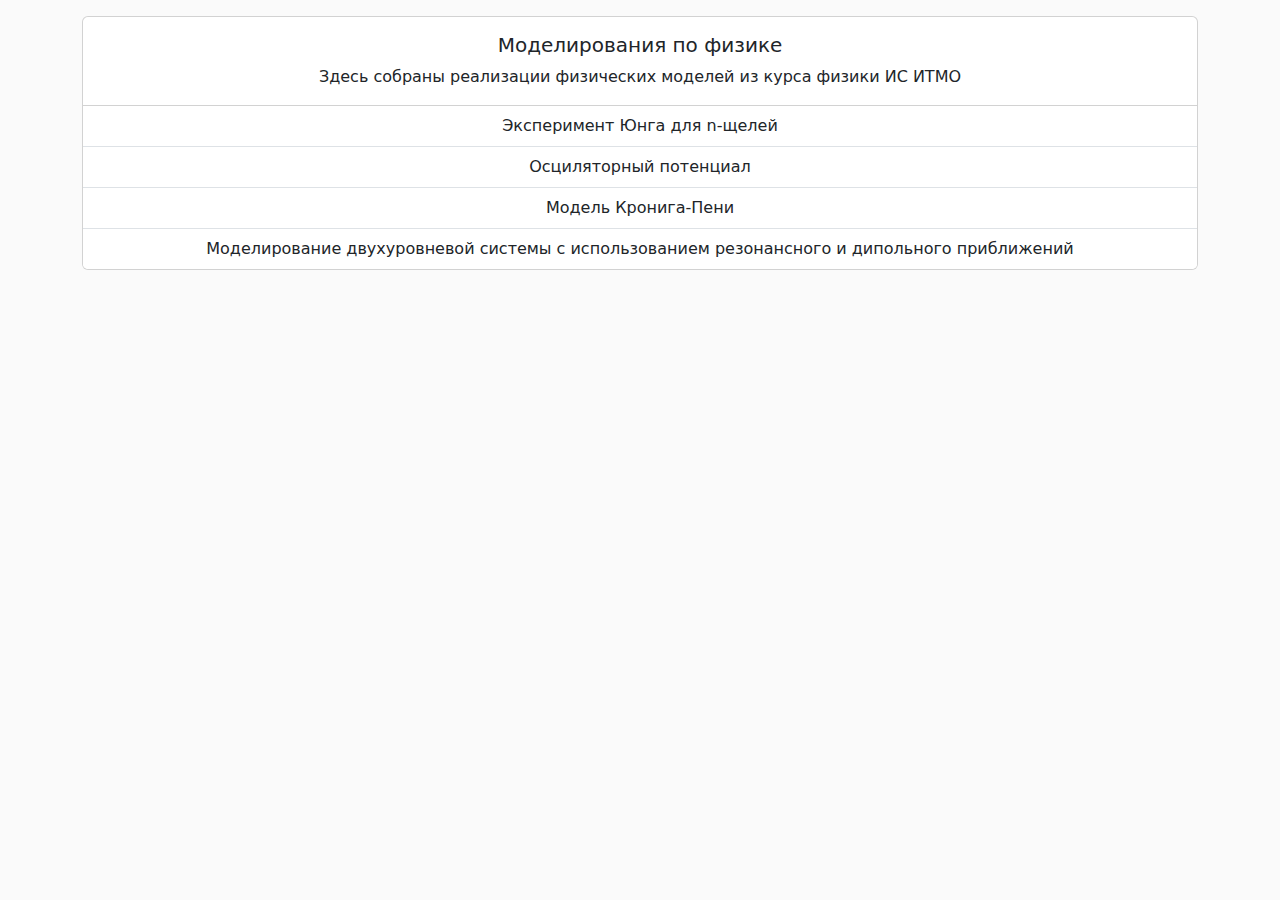
<file: index.html>
<!DOCTYPE html>
<html lang="en">
<head>
    <meta charset="UTF-8">
    <meta http-equiv="X-UA-Compatible" content="IE=edge">
    <meta name="viewport" content="width=device-width, initial-scale=1.0">
    <link href="https://cdn.jsdelivr.net/npm/bootstrap@5.2.0-beta1/dist/css/bootstrap.min.css" rel="stylesheet"></link>
    <style>
        body {
            background-color: #fafafa;
        }
    </style>
    <title>Bibletoon stuff</title>
</head>
<body>
    <div class="container text-center mt-3">
        <div class="card">
            <div class="card-body">
              <h5 class="card-title">Моделирования по физике</h5>
              <p class="card-text">Здесь собраны реализации физических моделей из курса физики ИС ИТМО</p>
            </div>
            <div class="list-group list-group-flush">
              <a href="/young-experiment/" class="list-group-item list-group-item-action">Эксперимент Юнга для n-щелей</a>
              <a href="/oscillatory-potential/" class="list-group-item">Осциляторный потенциал</a>
              <a href="/kronig-peny-model/" class="list-group-item">Модель Кронига-Пени</a>
              <a href="/two-level-system/" class="list-group-item">Моделирование двухуровневой системы с использованием резонансного и дипольного приближений</a>
            </div>
          </div>
    </div>
</body>
</html>
</file>
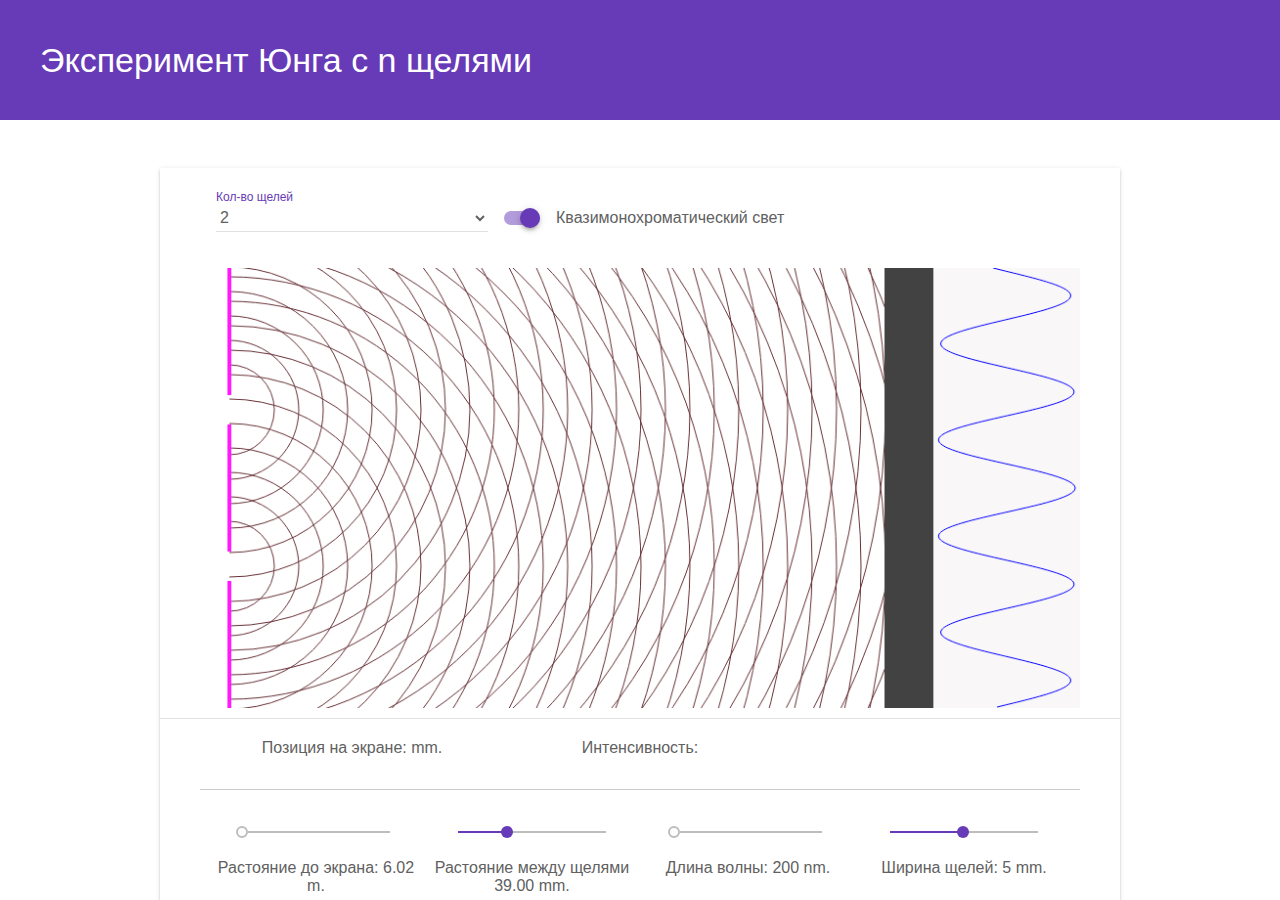
<file: young-experiment/index.html>
<!doctype html>
<html lang="es">

<head>
    <meta charset="utf-8">
    <meta http-equiv="X-UA-Compatible" content="IE=edge">
    <meta name="description" content="Эксперимент Юнга.">
    <meta name="viewport" content="width=device-width, initial-scale=1.0, minimum-scale=1.0">
    <title>Young</title>

    <link rel="stylesheet" href="css/material.min.css">
    <link rel="stylesheet" href="css/styles.css">
    <style>
        #view-source {
            position: fixed;
            display: block;
            right: 0;
            bottom: 0;
            margin-right: 40px;
            margin-bottom: 40px;
            z-index: 900;
        }
    </style>
</head>

<body class="mdl-young mdl-color--grey-100 mdl-color-text--grey-700 mdl-base">
    <div class="mdl-layout mdl-js-layout mdl-layout--fixed-header">
        <header class="mdl-layout__header mdl-layout__header--scroll mdl-color--primary">
            <div class="mdl-layout--large-screen-only mdl-layout__header-row">
            </div>
            <div class="mdl-layout--large-screen-only mdl-layout__header-row">
                <h3>Эксперимент Юнга с n щелями</h3>
            </div>
            <div class="mdl-layout--large-screen-only mdl-layout__header-row">
            </div>
        </header>
        <main class="mdl-layout__content">
            <div class="mdl-layout__tab-panel is-active" id="experiment">
                <section class="section--center mdl-grid mdl-grid--no-spacing mdl-shadow--2dp">
                    <div class="mdl-card mdl-cell mdl-cell--12-col">
                        <div class="mdl-card__supporting-text">
                            <div class="mdl-grid">
                                <div class="mdl-cell mdl-cell--4-col mdl-cell--center">

                                    <div style="text-align:center"
                                        class="mdl-textfield mdl-js-textfield mdl-textfield--floating-label">
                                        <select class="mdl-textfield__input" id="numslits" name="numslits">
                                            <option value="2">2</option>
                                            <option value="3">3</option>
                                            <option value="4">4</option>
                                            <option value="5">5</option>
                                        </select>
                                        <label class="mdl-textfield__label" for="numslits">Кол-во щелей</label>
                                    </div>
                                    
                                </div>
                                <div class="mdl-cell mdl-cell--4-col mdl-cell--middle   ">
                                    <label class="mdl-switch mdl-js-switch mdl-js-ripple-effect"
                                        for="switch-difraction">
                                        <input type="checkbox" id="switch-difraction" class="mdl-switch__input" checked>
                                        <span class="mdl-switch__label">Квазимонохроматический свет</span>
                                    </label>
                                </div>
                            </div>
                            <canvas id="canvas" width="900" height="450">
                            </canvas>
                        </div>
                        <div class="mdl-card__actions">
                            <div class="mdl-grid">
                                <div class="mdl-cell mdl-cell--4-col">
                                    <div style="text-align:center">Позиция на экране: <span id="position"></span>
                                        mm.</div>
                                </div>
                                <div class="mdl-cell mdl-cell--4-col">
                                    <div style="text-align:center">Интенсивность: <span id="intensity"></span>
                                    </div>
                                </div>
                            </div>

                            <hr>

                            <div class="mdl-grid">
                                <div class="mdl-cell mdl-cell--3-col">
                                    <input class="mdl-slider mdl-js-slider" id="slider-screen-distance" type="range"
                                        min="0" max="100" value="0" tabindex="0"><br>
                                    <div style="text-align:center">Растояние до экрана: <span
                                            id="screen-distance"></span> m.</div>
                                </div>
                                <div class="mdl-cell mdl-cell--3-col">
                                    <input class="mdl-slider mdl-js-slider" id="slider-slits-distance" type="range"
                                        min="0" max="100" value="0" tabindex="0">
                                    <br>
                                    <div style="text-align:center">Растояние между щелями <span
                                            id="slits-distance"></span> mm.</div>
                                </div>
                                <div class="mdl-cell mdl-cell--3-col"><input class="mdl-slider mdl-js-slider"
                                        id="slider-wavelength" type="range" min="0" max="100" value="0" tabindex="0">
                                    <br>
                                    <div style="text-align:center">Длина волны: <span id="wavelength"></span> nm.
                                    </div>
                                </div>
                                <div class="mdl-cell mdl-cell--3-col">
                                    <input class="mdl-slider mdl-js-slider" id="slider-slits-size" type="range"
                                        min="0" max="100" value="0" tabindex="0">
                                    <br>
                                    <div style="text-align:center">Ширина щелей: <span
                                            id="slits-size">5</span> mm.</div>
                                </div>
                                <div class="mdl-cell mdl-cell--3-col">
                                    <input class="mdl-slider mdl-js-slider" id="slider-delta-lambda" type="range"
                                        min="5" max="100" value="20" tabindex="0">
                                    <br>
                                    <div style="text-align:center">Ширина пропускания фильтра: <span
                                            id="delta-lambda">20</span> nm.</div>
                                </div>
                            </div>
                        </div>
                    </div>
                </section>
            </div>
            <footer class="mdl-mini-footer">
                <div class="mdl-mini-footer__left-section">
                </div>
            </footer>
        </main>
    </div>
    <script src="js/material.min.js"></script>
    <script src="js/emulador.js"></script>
    <script src="js/interaction.js"></script>
</body>

</html>
</file>
<file: young-experiment/css/styles.css>
html, body {
    font-family: 'Roboto', 'Helvetica', sans-serif;
    margin: 0;
    padding: 0;
  }

  .mdl-young .mdl-layout__header-row {
    padding-left: 40px;
  }

  .mdl-young .mdl-layout.is-small-screen .mdl-layout__header-row h3 {
    font-size: inherit;
  }

  .mdl-young .mdl-layout__tab-bar-button {
    display: none;
  }

  .mdl-young .mdl-layout.is-small-screen .mdl-layout__tab-bar .mdl-button {
    display: none;
  }

  .mdl-young .mdl-layout:not(.is-small-screen) .mdl-layout__tab-bar,
  .mdl-young .mdl-layout:not(.is-small-screen) .mdl-layout__tab-bar-container {
    overflow: visible;
  }

  .mdl-young .mdl-layout__tab-bar-container {
    height: 64px;
  }
  .mdl-young .mdl-layout__tab-bar {
    padding: 0;
    padding-left: 16px;
    box-sizing: border-box;
    height: 100%;
    width: 100%;
  }
  .mdl-young .mdl-layout__tab-bar .mdl-layout__tab {
    height: 64px;
    line-height: 64px;
  }
  .mdl-young .mdl-layout__tab-bar .mdl-layout__tab.is-active::after {
    background-color: white;
    height: 4px;
  }
  .mdl-young main > .mdl-layout__tab-panel {
    padding: 8px;
    padding-top: 48px;
  }
  .mdl-young .mdl-card {
    height: auto;
    display: -webkit-flex;
    display: -ms-flexbox;
    display: flex;
    -webkit-flex-direction: column;
        -ms-flex-direction: column;
            flex-direction: column;
  }
  .mdl-young .mdl-card > * {
    height: auto;
  }
  .mdl-young .mdl-card .mdl-card__supporting-text {
    margin-left: 40px;
    margin-right: 40px;
    margin-top: 0px;
    margin-bottom: 10px;
    -webkit-flex-grow: 1;
        -ms-flex-positive: 1;
            flex-grow: 1;
    padding: 0;
    color: inherit;
    width: calc(100% - 80px);
  }
  .mdl-young.mdl-young .mdl-card__supporting-text h4 {
    margin-top: 0;
    margin-bottom: 20px;
  }
  .mdl-young .mdl-card__actions {
    margin: 0;
    padding: 4px 40px;
    color: inherit;
  }
  .mdl-young .mdl-card__actions a {
    color: #00BCD4;
    margin: 0;
  }
  .mdl-young .mdl-card__actions a:hover,
  .mdl-young .mdl-card__actions a:active {
    color: inherit;
    background-color: transparent;
  }
  .mdl-young .mdl-card__supporting-text + .mdl-card__actions {
    border-top: 1px solid rgba(0, 0, 0, 0.12);
  }
  .mdl-young #add {
    position: absolute;
    right: 40px;
    top: 36px;
    z-index: 999;
  }
  
  .mdl-young .mdl-layout__content section:not(:last-of-type) {
    position: relative;
    margin-bottom: 48px;
  }
  .mdl-young section.section--center {
    max-width: 960px;
  }
  .mdl-young #features section.section--center {
    max-width: 620px;
  }
  .mdl-young  .mdl-layout__header-row {
      height:40px;
  }
  .mdl-young section > header{
    display: -webkit-flex;
    display: -ms-flexbox;
    display: flex;
    -webkit-align-items: center;
        -ms-flex-align: center;
            align-items: center;
    -webkit-justify-content: center;
        -ms-flex-pack: center;
            justify-content: center;
  }
  .mdl-young section > .section__play-btn {
    min-height: 200px;
  }
  .mdl-young section > header > .material-icons {
    font-size: 3rem;
  }
  .mdl-young section > button {
    position: absolute;
    z-index: 99;
    top: 8px;
    right: 8px;
  }
  .mdl-young section .section__circle {
    display: -webkit-flex;
    display: -ms-flexbox;
    display: flex;
    -webkit-align-items: center;
        -ms-flex-align: center;
            align-items: center;
    -webkit-justify-content: flex-start;
        -ms-flex-pack: start;
            justify-content: flex-start;
    -webkit-flex-grow: 0;
        -ms-flex-positive: 0;
            flex-grow: 0;
    -webkit-flex-shrink: 1;
        -ms-flex-negative: 1;
            flex-shrink: 1;
  }
  .mdl-young section .section__text {
    -webkit-flex-grow: 1;
        -ms-flex-positive: 1;
            flex-grow: 1;
    -webkit-flex-shrink: 0;
        -ms-flex-negative: 0;
            flex-shrink: 0;
    padding-top: 8px;
  }
  .mdl-young section .section__text h5 {
    font-size: inherit;
    margin: 0;
    margin-bottom: 0.5em;
  }
  .mdl-young section .section__text a {
    text-decoration: none;
  }
  .mdl-young section .section__circle-container > .section__circle-container__circle {
    width: 64px;
    height: 64px;
    border-radius: 32px;
    margin: 8px 0;
  }
  .mdl-young section.section--footer .section__circle--big {
    width: 100px;
    height: 100px;
    border-radius: 50px;
    margin: 8px 32px;
  }
  .mdl-young .is-small-screen section.section--footer .section__circle--big {
    width: 50px;
    height: 50px;
    border-radius: 25px;
    margin: 8px 16px;
  }
  .mdl-young section.section--footer {
    padding: 64px 0;
    margin: 0 -8px -8px -8px;
  }
  .mdl-young section.section--center .section__text:not(:last-child) {
    border-bottom: 1px solid rgba(0,0,0,.13);
  }
  .mdl-young .mdl-card .mdl-card__supporting-text > h3:first-child {
    margin-bottom: 24px;
  }
  .mdl-young .mdl-layout__tab-panel:not(#overview) {
    background-color: white;
  }
  .mdl-young #features section {
    margin-bottom: 72px;
  }
  .mdl-young #features h4, #features h5 {
    margin-bottom: 16px;
  }
  .mdl-young .toc {
    border-left: 4px solid #C1EEF4;
    margin: 24px;
    padding: 0;
    padding-left: 8px;
    display: -webkit-flex;
    display: -ms-flexbox;
    display: flex;
    -webkit-flex-direction: column;
        -ms-flex-direction: column;
            flex-direction: column;
  }
  .mdl-young .toc h4 {
    font-size: 0.9rem;
    margin-top: 0;
  }
  .mdl-young .toc a {
    color: #4DD0E1;
    text-decoration: none;
    font-size: 16px;
    line-height: 28px;
    display: block;
  }
  .mdl-young .mdl-menu__container {
    z-index: 99;
  }
  #canvas {
      background-color:"#FAF7F8";
      width: 100%;
  }
</file>
<file: young-experiment/css/material.min.css>
/**
 * material-design-lite - Material Design Components in CSS, JS and HTML
 * @version v1.3.0
 * @license Apache-2.0
 * @copyright 2015 Google, Inc.
 * @link https://github.com/google/material-design-lite
 */
@charset "UTF-8";html{color:rgba(0,0,0,.87)}::-moz-selection{background:#b3d4fc;text-shadow:none}::selection{background:#b3d4fc;text-shadow:none}hr{display:block;height:1px;border:0;border-top:1px solid #ccc;margin:1em 0;padding:0}audio,canvas,iframe,img,svg,video{vertical-align:middle}fieldset{border:0;margin:0;padding:0}textarea{resize:vertical}.browserupgrade{margin:.2em 0;background:#ccc;color:#000;padding:.2em 0}.hidden{display:none!important}.visuallyhidden{border:0;clip:rect(0 0 0 0);height:1px;margin:-1px;overflow:hidden;padding:0;position:absolute;width:1px}.visuallyhidden.focusable:active,.visuallyhidden.focusable:focus{clip:auto;height:auto;margin:0;overflow:visible;position:static;width:auto}.invisible{visibility:hidden}.clearfix:before,.clearfix:after{content:" ";display:table}.clearfix:after{clear:both}@media print{*,*:before,*:after,*:first-letter{background:transparent!important;color:#000!important;box-shadow:none!important}a,a:visited{text-decoration:underline}a[href]:after{content:" (" attr(href)")"}abbr[title]:after{content:" (" attr(title)")"}a[href^="#"]:after,a[href^="javascript:"]:after{content:""}pre,blockquote{border:1px solid #999;page-break-inside:avoid}thead{display:table-header-group}tr,img{page-break-inside:avoid}img{max-width:100%!important}p,h2,h3{orphans:3;widows:3}h2,h3{page-break-after:avoid}}a,.mdl-accordion,.mdl-button,.mdl-card,.mdl-checkbox,.mdl-dropdown-menu,.mdl-icon-toggle,.mdl-item,.mdl-radio,.mdl-slider,.mdl-switch,.mdl-tabs__tab{-webkit-tap-highlight-color:transparent;-webkit-tap-highlight-color:rgba(255,255,255,0)}html{width:100%;height:100%;-ms-touch-action:manipulation;touch-action:manipulation}body{width:100%;min-height:100%}main{display:block}*[hidden]{display:none!important}html,body{font-family:"Helvetica","Arial",sans-serif;font-size:14px;font-weight:400;line-height:20px}h1,h2,h3,h4,h5,h6,p{padding:0}h1 small,h2 small,h3 small,h4 small,h5 small,h6 small{font-family:"Roboto","Helvetica","Arial",sans-serif;font-weight:400;line-height:1.35;letter-spacing:-.02em;opacity:.54;font-size:.6em}h1{font-size:56px;line-height:1.35;letter-spacing:-.02em;margin:24px 0}h1,h2{font-family:"Roboto","Helvetica","Arial",sans-serif;font-weight:400}h2{font-size:45px;line-height:48px}h2,h3{margin:24px 0}h3{font-size:34px;line-height:40px}h3,h4{font-family:"Roboto","Helvetica","Arial",sans-serif;font-weight:400}h4{font-size:24px;line-height:32px;-moz-osx-font-smoothing:grayscale;margin:24px 0 16px}h5{font-size:20px;font-weight:500;line-height:1;letter-spacing:.02em}h5,h6{font-family:"Roboto","Helvetica","Arial",sans-serif;margin:24px 0 16px}h6{font-size:16px;letter-spacing:.04em}h6,p{font-weight:400;line-height:24px}p{font-size:14px;letter-spacing:0;margin:0 0 16px}a{color:rgb(255,64,129);font-weight:500}blockquote{font-family:"Roboto","Helvetica","Arial",sans-serif;position:relative;font-size:24px;font-weight:300;font-style:italic;line-height:1.35;letter-spacing:.08em}blockquote:before{position:absolute;left:-.5em;content:'“'}blockquote:after{content:'”';margin-left:-.05em}mark{background-color:#f4ff81}dt{font-weight:700}address{font-size:12px;line-height:1;font-style:normal}address,ul,ol{font-weight:400;letter-spacing:0}ul,ol{font-size:14px;line-height:24px}.mdl-typography--display-4,.mdl-typography--display-4-color-contrast{font-family:"Roboto","Helvetica","Arial",sans-serif;font-size:112px;font-weight:300;line-height:1;letter-spacing:-.04em}.mdl-typography--display-4-color-contrast{opacity:.54}.mdl-typography--display-3,.mdl-typography--display-3-color-contrast{font-family:"Roboto","Helvetica","Arial",sans-serif;font-size:56px;font-weight:400;line-height:1.35;letter-spacing:-.02em}.mdl-typography--display-3-color-contrast{opacity:.54}.mdl-typography--display-2,.mdl-typography--display-2-color-contrast{font-family:"Roboto","Helvetica","Arial",sans-serif;font-size:45px;font-weight:400;line-height:48px}.mdl-typography--display-2-color-contrast{opacity:.54}.mdl-typography--display-1,.mdl-typography--display-1-color-contrast{font-family:"Roboto","Helvetica","Arial",sans-serif;font-size:34px;font-weight:400;line-height:40px}.mdl-typography--display-1-color-contrast{opacity:.54}.mdl-typography--headline,.mdl-typography--headline-color-contrast{font-family:"Roboto","Helvetica","Arial",sans-serif;font-size:24px;font-weight:400;line-height:32px;-moz-osx-font-smoothing:grayscale}.mdl-typography--headline-color-contrast{opacity:.87}.mdl-typography--title,.mdl-typography--title-color-contrast{font-family:"Roboto","Helvetica","Arial",sans-serif;font-size:20px;font-weight:500;line-height:1;letter-spacing:.02em}.mdl-typography--title-color-contrast{opacity:.87}.mdl-typography--subhead,.mdl-typography--subhead-color-contrast{font-family:"Roboto","Helvetica","Arial",sans-serif;font-size:16px;font-weight:400;line-height:24px;letter-spacing:.04em}.mdl-typography--subhead-color-contrast{opacity:.87}.mdl-typography--body-2,.mdl-typography--body-2-color-contrast{font-size:14px;font-weight:700;line-height:24px;letter-spacing:0}.mdl-typography--body-2-color-contrast{opacity:.87}.mdl-typography--body-1,.mdl-typography--body-1-color-contrast{font-size:14px;font-weight:400;line-height:24px;letter-spacing:0}.mdl-typography--body-1-color-contrast{opacity:.87}.mdl-typography--body-2-force-preferred-font,.mdl-typography--body-2-force-preferred-font-color-contrast{font-family:"Roboto","Helvetica","Arial",sans-serif;font-size:14px;font-weight:500;line-height:24px;letter-spacing:0}.mdl-typography--body-2-force-preferred-font-color-contrast{opacity:.87}.mdl-typography--body-1-force-preferred-font,.mdl-typography--body-1-force-preferred-font-color-contrast{font-family:"Roboto","Helvetica","Arial",sans-serif;font-size:14px;font-weight:400;line-height:24px;letter-spacing:0}.mdl-typography--body-1-force-preferred-font-color-contrast{opacity:.87}.mdl-typography--caption,.mdl-typography--caption-force-preferred-font{font-size:12px;font-weight:400;line-height:1;letter-spacing:0}.mdl-typography--caption-force-preferred-font{font-family:"Roboto","Helvetica","Arial",sans-serif}.mdl-typography--caption-color-contrast,.mdl-typography--caption-force-preferred-font-color-contrast{font-size:12px;font-weight:400;line-height:1;letter-spacing:0;opacity:.54}.mdl-typography--caption-force-preferred-font-color-contrast,.mdl-typography--menu{font-family:"Roboto","Helvetica","Arial",sans-serif}.mdl-typography--menu{font-size:14px;font-weight:500;line-height:1;letter-spacing:0}.mdl-typography--menu-color-contrast{opacity:.87}.mdl-typography--menu-color-contrast,.mdl-typography--button,.mdl-typography--button-color-contrast{font-family:"Roboto","Helvetica","Arial",sans-serif;font-size:14px;font-weight:500;line-height:1;letter-spacing:0}.mdl-typography--button,.mdl-typography--button-color-contrast{text-transform:uppercase}.mdl-typography--button-color-contrast{opacity:.87}.mdl-typography--text-left{text-align:left}.mdl-typography--text-right{text-align:right}.mdl-typography--text-center{text-align:center}.mdl-typography--text-justify{text-align:justify}.mdl-typography--text-nowrap{white-space:nowrap}.mdl-typography--text-lowercase{text-transform:lowercase}.mdl-typography--text-uppercase{text-transform:uppercase}.mdl-typography--text-capitalize{text-transform:capitalize}.mdl-typography--font-thin{font-weight:200!important}.mdl-typography--font-light{font-weight:300!important}.mdl-typography--font-regular{font-weight:400!important}.mdl-typography--font-medium{font-weight:500!important}.mdl-typography--font-bold{font-weight:700!important}.mdl-typography--font-black{font-weight:900!important}.material-icons{font-family:'Material Icons';font-weight:400;font-style:normal;font-size:24px;line-height:1;letter-spacing:normal;text-transform:none;display:inline-block;word-wrap:normal;-moz-font-feature-settings:'liga';font-feature-settings:'liga';-webkit-font-feature-settings:'liga';-webkit-font-smoothing:antialiased}.mdl-color-text--red{color:#f44336 !important}.mdl-color--red{background-color:#f44336 !important}.mdl-color-text--red-50{color:#ffebee !important}.mdl-color--red-50{background-color:#ffebee !important}.mdl-color-text--red-100{color:#ffcdd2 !important}.mdl-color--red-100{background-color:#ffcdd2 !important}.mdl-color-text--red-200{color:#ef9a9a !important}.mdl-color--red-200{background-color:#ef9a9a !important}.mdl-color-text--red-300{color:#e57373 !important}.mdl-color--red-300{background-color:#e57373 !important}.mdl-color-text--red-400{color:#ef5350 !important}.mdl-color--red-400{background-color:#ef5350 !important}.mdl-color-text--red-500{color:#f44336 !important}.mdl-color--red-500{background-color:#f44336 !important}.mdl-color-text--red-600{color:#e53935 !important}.mdl-color--red-600{background-color:#e53935 !important}.mdl-color-text--red-700{color:#d32f2f !important}.mdl-color--red-700{background-color:#d32f2f !important}.mdl-color-text--red-800{color:#c62828 !important}.mdl-color--red-800{background-color:#c62828 !important}.mdl-color-text--red-900{color:#b71c1c !important}.mdl-color--red-900{background-color:#b71c1c !important}.mdl-color-text--red-A100{color:#ff8a80 !important}.mdl-color--red-A100{background-color:#ff8a80 !important}.mdl-color-text--red-A200{color:#ff5252 !important}.mdl-color--red-A200{background-color:#ff5252 !important}.mdl-color-text--red-A400{color:#ff1744 !important}.mdl-color--red-A400{background-color:#ff1744 !important}.mdl-color-text--red-A700{color:#d50000 !important}.mdl-color--red-A700{background-color:#d50000 !important}.mdl-color-text--pink{color:#e91e63 !important}.mdl-color--pink{background-color:#e91e63 !important}.mdl-color-text--pink-50{color:#fce4ec !important}.mdl-color--pink-50{background-color:#fce4ec !important}.mdl-color-text--pink-100{color:#f8bbd0 !important}.mdl-color--pink-100{background-color:#f8bbd0 !important}.mdl-color-text--pink-200{color:#f48fb1 !important}.mdl-color--pink-200{background-color:#f48fb1 !important}.mdl-color-text--pink-300{color:#f06292 !important}.mdl-color--pink-300{background-color:#f06292 !important}.mdl-color-text--pink-400{color:#ec407a !important}.mdl-color--pink-400{background-color:#ec407a !important}.mdl-color-text--pink-500{color:#e91e63 !important}.mdl-color--pink-500{background-color:#e91e63 !important}.mdl-color-text--pink-600{color:#d81b60 !important}.mdl-color--pink-600{background-color:#d81b60 !important}.mdl-color-text--pink-700{color:#c2185b !important}.mdl-color--pink-700{background-color:#c2185b !important}.mdl-color-text--pink-800{color:#ad1457 !important}.mdl-color--pink-800{background-color:#ad1457 !important}.mdl-color-text--pink-900{color:#880e4f !important}.mdl-color--pink-900{background-color:#880e4f !important}.mdl-color-text--pink-A100{color:#ff80ab !important}.mdl-color--pink-A100{background-color:#ff80ab !important}.mdl-color-text--pink-A200{color:#ff4081 !important}.mdl-color--pink-A200{background-color:#ff4081 !important}.mdl-color-text--pink-A400{color:#f50057 !important}.mdl-color--pink-A400{background-color:#f50057 !important}.mdl-color-text--pink-A700{color:#c51162 !important}.mdl-color--pink-A700{background-color:#c51162 !important}.mdl-color-text--purple{color:#9c27b0 !important}.mdl-color--purple{background-color:#9c27b0 !important}.mdl-color-text--purple-50{color:#f3e5f5 !important}.mdl-color--purple-50{background-color:#f3e5f5 !important}.mdl-color-text--purple-100{color:#e1bee7 !important}.mdl-color--purple-100{background-color:#e1bee7 !important}.mdl-color-text--purple-200{color:#ce93d8 !important}.mdl-color--purple-200{background-color:#ce93d8 !important}.mdl-color-text--purple-300{color:#ba68c8 !important}.mdl-color--purple-300{background-color:#ba68c8 !important}.mdl-color-text--purple-400{color:#ab47bc !important}.mdl-color--purple-400{background-color:#ab47bc !important}.mdl-color-text--purple-500{color:#9c27b0 !important}.mdl-color--purple-500{background-color:#9c27b0 !important}.mdl-color-text--purple-600{color:#8e24aa !important}.mdl-color--purple-600{background-color:#8e24aa !important}.mdl-color-text--purple-700{color:#7b1fa2 !important}.mdl-color--purple-700{background-color:#7b1fa2 !important}.mdl-color-text--purple-800{color:#6a1b9a !important}.mdl-color--purple-800{background-color:#6a1b9a !important}.mdl-color-text--purple-900{color:#4a148c !important}.mdl-color--purple-900{background-color:#4a148c !important}.mdl-color-text--purple-A100{color:#ea80fc !important}.mdl-color--purple-A100{background-color:#ea80fc !important}.mdl-color-text--purple-A200{color:#e040fb !important}.mdl-color--purple-A200{background-color:#e040fb !important}.mdl-color-text--purple-A400{color:#d500f9 !important}.mdl-color--purple-A400{background-color:#d500f9 !important}.mdl-color-text--purple-A700{color:#a0f !important}.mdl-color--purple-A700{background-color:#a0f !important}.mdl-color-text--deep-purple{color:#673ab7 !important}.mdl-color--deep-purple{background-color:#673ab7 !important}.mdl-color-text--deep-purple-50{color:#ede7f6 !important}.mdl-color--deep-purple-50{background-color:#ede7f6 !important}.mdl-color-text--deep-purple-100{color:#d1c4e9 !important}.mdl-color--deep-purple-100{background-color:#d1c4e9 !important}.mdl-color-text--deep-purple-200{color:#b39ddb !important}.mdl-color--deep-purple-200{background-color:#b39ddb !important}.mdl-color-text--deep-purple-300{color:#9575cd !important}.mdl-color--deep-purple-300{background-color:#9575cd !important}.mdl-color-text--deep-purple-400{color:#7e57c2 !important}.mdl-color--deep-purple-400{background-color:#7e57c2 !important}.mdl-color-text--deep-purple-500{color:#673ab7 !important}.mdl-color--deep-purple-500{background-color:#673ab7 !important}.mdl-color-text--deep-purple-600{color:#5e35b1 !important}.mdl-color--deep-purple-600{background-color:#5e35b1 !important}.mdl-color-text--deep-purple-700{color:#512da8 !important}.mdl-color--deep-purple-700{background-color:#512da8 !important}.mdl-color-text--deep-purple-800{color:#4527a0 !important}.mdl-color--deep-purple-800{background-color:#4527a0 !important}.mdl-color-text--deep-purple-900{color:#311b92 !important}.mdl-color--deep-purple-900{background-color:#311b92 !important}.mdl-color-text--deep-purple-A100{color:#b388ff !important}.mdl-color--deep-purple-A100{background-color:#b388ff !important}.mdl-color-text--deep-purple-A200{color:#7c4dff !important}.mdl-color--deep-purple-A200{background-color:#7c4dff !important}.mdl-color-text--deep-purple-A400{color:#651fff !important}.mdl-color--deep-purple-A400{background-color:#651fff !important}.mdl-color-text--deep-purple-A700{color:#6200ea !important}.mdl-color--deep-purple-A700{background-color:#6200ea !important}.mdl-color-text--indigo{color:#3f51b5 !important}.mdl-color--indigo{background-color:#3f51b5 !important}.mdl-color-text--indigo-50{color:#e8eaf6 !important}.mdl-color--indigo-50{background-color:#e8eaf6 !important}.mdl-color-text--indigo-100{color:#c5cae9 !important}.mdl-color--indigo-100{background-color:#c5cae9 !important}.mdl-color-text--indigo-200{color:#9fa8da !important}.mdl-color--indigo-200{background-color:#9fa8da !important}.mdl-color-text--indigo-300{color:#7986cb !important}.mdl-color--indigo-300{background-color:#7986cb !important}.mdl-color-text--indigo-400{color:#5c6bc0 !important}.mdl-color--indigo-400{background-color:#5c6bc0 !important}.mdl-color-text--indigo-500{color:#3f51b5 !important}.mdl-color--indigo-500{background-color:#3f51b5 !important}.mdl-color-text--indigo-600{color:#3949ab !important}.mdl-color--indigo-600{background-color:#3949ab !important}.mdl-color-text--indigo-700{color:#303f9f !important}.mdl-color--indigo-700{background-color:#303f9f !important}.mdl-color-text--indigo-800{color:#283593 !important}.mdl-color--indigo-800{background-color:#283593 !important}.mdl-color-text--indigo-900{color:#1a237e !important}.mdl-color--indigo-900{background-color:#1a237e !important}.mdl-color-text--indigo-A100{color:#8c9eff !important}.mdl-color--indigo-A100{background-color:#8c9eff !important}.mdl-color-text--indigo-A200{color:#536dfe !important}.mdl-color--indigo-A200{background-color:#536dfe !important}.mdl-color-text--indigo-A400{color:#3d5afe !important}.mdl-color--indigo-A400{background-color:#3d5afe !important}.mdl-color-text--indigo-A700{color:#304ffe !important}.mdl-color--indigo-A700{background-color:#304ffe !important}.mdl-color-text--blue{color:#2196f3 !important}.mdl-color--blue{background-color:#2196f3 !important}.mdl-color-text--blue-50{color:#e3f2fd !important}.mdl-color--blue-50{background-color:#e3f2fd !important}.mdl-color-text--blue-100{color:#bbdefb !important}.mdl-color--blue-100{background-color:#bbdefb !important}.mdl-color-text--blue-200{color:#90caf9 !important}.mdl-color--blue-200{background-color:#90caf9 !important}.mdl-color-text--blue-300{color:#64b5f6 !important}.mdl-color--blue-300{background-color:#64b5f6 !important}.mdl-color-text--blue-400{color:#42a5f5 !important}.mdl-color--blue-400{background-color:#42a5f5 !important}.mdl-color-text--blue-500{color:#2196f3 !important}.mdl-color--blue-500{background-color:#2196f3 !important}.mdl-color-text--blue-600{color:#1e88e5 !important}.mdl-color--blue-600{background-color:#1e88e5 !important}.mdl-color-text--blue-700{color:#1976d2 !important}.mdl-color--blue-700{background-color:#1976d2 !important}.mdl-color-text--blue-800{color:#1565c0 !important}.mdl-color--blue-800{background-color:#1565c0 !important}.mdl-color-text--blue-900{color:#0d47a1 !important}.mdl-color--blue-900{background-color:#0d47a1 !important}.mdl-color-text--blue-A100{color:#82b1ff !important}.mdl-color--blue-A100{background-color:#82b1ff !important}.mdl-color-text--blue-A200{color:#448aff !important}.mdl-color--blue-A200{background-color:#448aff !important}.mdl-color-text--blue-A400{color:#2979ff !important}.mdl-color--blue-A400{background-color:#2979ff !important}.mdl-color-text--blue-A700{color:#2962ff !important}.mdl-color--blue-A700{background-color:#2962ff !important}.mdl-color-text--light-blue{color:#03a9f4 !important}.mdl-color--light-blue{background-color:#03a9f4 !important}.mdl-color-text--light-blue-50{color:#e1f5fe !important}.mdl-color--light-blue-50{background-color:#e1f5fe !important}.mdl-color-text--light-blue-100{color:#b3e5fc !important}.mdl-color--light-blue-100{background-color:#b3e5fc !important}.mdl-color-text--light-blue-200{color:#81d4fa !important}.mdl-color--light-blue-200{background-color:#81d4fa !important}.mdl-color-text--light-blue-300{color:#4fc3f7 !important}.mdl-color--light-blue-300{background-color:#4fc3f7 !important}.mdl-color-text--light-blue-400{color:#29b6f6 !important}.mdl-color--light-blue-400{background-color:#29b6f6 !important}.mdl-color-text--light-blue-500{color:#03a9f4 !important}.mdl-color--light-blue-500{background-color:#03a9f4 !important}.mdl-color-text--light-blue-600{color:#039be5 !important}.mdl-color--light-blue-600{background-color:#039be5 !important}.mdl-color-text--light-blue-700{color:#0288d1 !important}.mdl-color--light-blue-700{background-color:#0288d1 !important}.mdl-color-text--light-blue-800{color:#0277bd !important}.mdl-color--light-blue-800{background-color:#0277bd !important}.mdl-color-text--light-blue-900{color:#01579b !important}.mdl-color--light-blue-900{background-color:#01579b !important}.mdl-color-text--light-blue-A100{color:#80d8ff !important}.mdl-color--light-blue-A100{background-color:#80d8ff !important}.mdl-color-text--light-blue-A200{color:#40c4ff !important}.mdl-color--light-blue-A200{background-color:#40c4ff !important}.mdl-color-text--light-blue-A400{color:#00b0ff !important}.mdl-color--light-blue-A400{background-color:#00b0ff !important}.mdl-color-text--light-blue-A700{color:#0091ea !important}.mdl-color--light-blue-A700{background-color:#0091ea !important}.mdl-color-text--cyan{color:#00bcd4 !important}.mdl-color--cyan{background-color:#00bcd4 !important}.mdl-color-text--cyan-50{color:#e0f7fa !important}.mdl-color--cyan-50{background-color:#e0f7fa !important}.mdl-color-text--cyan-100{color:#b2ebf2 !important}.mdl-color--cyan-100{background-color:#b2ebf2 !important}.mdl-color-text--cyan-200{color:#80deea !important}.mdl-color--cyan-200{background-color:#80deea !important}.mdl-color-text--cyan-300{color:#4dd0e1 !important}.mdl-color--cyan-300{background-color:#4dd0e1 !important}.mdl-color-text--cyan-400{color:#26c6da !important}.mdl-color--cyan-400{background-color:#26c6da !important}.mdl-color-text--cyan-500{color:#00bcd4 !important}.mdl-color--cyan-500{background-color:#00bcd4 !important}.mdl-color-text--cyan-600{color:#00acc1 !important}.mdl-color--cyan-600{background-color:#00acc1 !important}.mdl-color-text--cyan-700{color:#0097a7 !important}.mdl-color--cyan-700{background-color:#0097a7 !important}.mdl-color-text--cyan-800{color:#00838f !important}.mdl-color--cyan-800{background-color:#00838f !important}.mdl-color-text--cyan-900{color:#006064 !important}.mdl-color--cyan-900{background-color:#006064 !important}.mdl-color-text--cyan-A100{color:#84ffff !important}.mdl-color--cyan-A100{background-color:#84ffff !important}.mdl-color-text--cyan-A200{color:#18ffff !important}.mdl-color--cyan-A200{background-color:#18ffff !important}.mdl-color-text--cyan-A400{color:#00e5ff !important}.mdl-color--cyan-A400{background-color:#00e5ff !important}.mdl-color-text--cyan-A700{color:#00b8d4 !important}.mdl-color--cyan-A700{background-color:#00b8d4 !important}.mdl-color-text--teal{color:#009688 !important}.mdl-color--teal{background-color:#009688 !important}.mdl-color-text--teal-50{color:#e0f2f1 !important}.mdl-color--teal-50{background-color:#e0f2f1 !important}.mdl-color-text--teal-100{color:#b2dfdb !important}.mdl-color--teal-100{background-color:#b2dfdb !important}.mdl-color-text--teal-200{color:#80cbc4 !important}.mdl-color--teal-200{background-color:#80cbc4 !important}.mdl-color-text--teal-300{color:#4db6ac !important}.mdl-color--teal-300{background-color:#4db6ac !important}.mdl-color-text--teal-400{color:#26a69a !important}.mdl-color--teal-400{background-color:#26a69a !important}.mdl-color-text--teal-500{color:#009688 !important}.mdl-color--teal-500{background-color:#009688 !important}.mdl-color-text--teal-600{color:#00897b !important}.mdl-color--teal-600{background-color:#00897b !important}.mdl-color-text--teal-700{color:#00796b !important}.mdl-color--teal-700{background-color:#00796b !important}.mdl-color-text--teal-800{color:#00695c !important}.mdl-color--teal-800{background-color:#00695c !important}.mdl-color-text--teal-900{color:#004d40 !important}.mdl-color--teal-900{background-color:#004d40 !important}.mdl-color-text--teal-A100{color:#a7ffeb !important}.mdl-color--teal-A100{background-color:#a7ffeb !important}.mdl-color-text--teal-A200{color:#64ffda !important}.mdl-color--teal-A200{background-color:#64ffda !important}.mdl-color-text--teal-A400{color:#1de9b6 !important}.mdl-color--teal-A400{background-color:#1de9b6 !important}.mdl-color-text--teal-A700{color:#00bfa5 !important}.mdl-color--teal-A700{background-color:#00bfa5 !important}.mdl-color-text--green{color:#4caf50 !important}.mdl-color--green{background-color:#4caf50 !important}.mdl-color-text--green-50{color:#e8f5e9 !important}.mdl-color--green-50{background-color:#e8f5e9 !important}.mdl-color-text--green-100{color:#c8e6c9 !important}.mdl-color--green-100{background-color:#c8e6c9 !important}.mdl-color-text--green-200{color:#a5d6a7 !important}.mdl-color--green-200{background-color:#a5d6a7 !important}.mdl-color-text--green-300{color:#81c784 !important}.mdl-color--green-300{background-color:#81c784 !important}.mdl-color-text--green-400{color:#66bb6a !important}.mdl-color--green-400{background-color:#66bb6a !important}.mdl-color-text--green-500{color:#4caf50 !important}.mdl-color--green-500{background-color:#4caf50 !important}.mdl-color-text--green-600{color:#43a047 !important}.mdl-color--green-600{background-color:#43a047 !important}.mdl-color-text--green-700{color:#388e3c !important}.mdl-color--green-700{background-color:#388e3c !important}.mdl-color-text--green-800{color:#2e7d32 !important}.mdl-color--green-800{background-color:#2e7d32 !important}.mdl-color-text--green-900{color:#1b5e20 !important}.mdl-color--green-900{background-color:#1b5e20 !important}.mdl-color-text--green-A100{color:#b9f6ca !important}.mdl-color--green-A100{background-color:#b9f6ca !important}.mdl-color-text--green-A200{color:#69f0ae !important}.mdl-color--green-A200{background-color:#69f0ae !important}.mdl-color-text--green-A400{color:#00e676 !important}.mdl-color--green-A400{background-color:#00e676 !important}.mdl-color-text--green-A700{color:#00c853 !important}.mdl-color--green-A700{background-color:#00c853 !important}.mdl-color-text--light-green{color:#8bc34a !important}.mdl-color--light-green{background-color:#8bc34a !important}.mdl-color-text--light-green-50{color:#f1f8e9 !important}.mdl-color--light-green-50{background-color:#f1f8e9 !important}.mdl-color-text--light-green-100{color:#dcedc8 !important}.mdl-color--light-green-100{background-color:#dcedc8 !important}.mdl-color-text--light-green-200{color:#c5e1a5 !important}.mdl-color--light-green-200{background-color:#c5e1a5 !important}.mdl-color-text--light-green-300{color:#aed581 !important}.mdl-color--light-green-300{background-color:#aed581 !important}.mdl-color-text--light-green-400{color:#9ccc65 !important}.mdl-color--light-green-400{background-color:#9ccc65 !important}.mdl-color-text--light-green-500{color:#8bc34a !important}.mdl-color--light-green-500{background-color:#8bc34a !important}.mdl-color-text--light-green-600{color:#7cb342 !important}.mdl-color--light-green-600{background-color:#7cb342 !important}.mdl-color-text--light-green-700{color:#689f38 !important}.mdl-color--light-green-700{background-color:#689f38 !important}.mdl-color-text--light-green-800{color:#558b2f !important}.mdl-color--light-green-800{background-color:#558b2f !important}.mdl-color-text--light-green-900{color:#33691e !important}.mdl-color--light-green-900{background-color:#33691e !important}.mdl-color-text--light-green-A100{color:#ccff90 !important}.mdl-color--light-green-A100{background-color:#ccff90 !important}.mdl-color-text--light-green-A200{color:#b2ff59 !important}.mdl-color--light-green-A200{background-color:#b2ff59 !important}.mdl-color-text--light-green-A400{color:#76ff03 !important}.mdl-color--light-green-A400{background-color:#76ff03 !important}.mdl-color-text--light-green-A700{color:#64dd17 !important}.mdl-color--light-green-A700{background-color:#64dd17 !important}.mdl-color-text--lime{color:#cddc39 !important}.mdl-color--lime{background-color:#cddc39 !important}.mdl-color-text--lime-50{color:#f9fbe7 !important}.mdl-color--lime-50{background-color:#f9fbe7 !important}.mdl-color-text--lime-100{color:#f0f4c3 !important}.mdl-color--lime-100{background-color:#f0f4c3 !important}.mdl-color-text--lime-200{color:#e6ee9c !important}.mdl-color--lime-200{background-color:#e6ee9c !important}.mdl-color-text--lime-300{color:#dce775 !important}.mdl-color--lime-300{background-color:#dce775 !important}.mdl-color-text--lime-400{color:#d4e157 !important}.mdl-color--lime-400{background-color:#d4e157 !important}.mdl-color-text--lime-500{color:#cddc39 !important}.mdl-color--lime-500{background-color:#cddc39 !important}.mdl-color-text--lime-600{color:#c0ca33 !important}.mdl-color--lime-600{background-color:#c0ca33 !important}.mdl-color-text--lime-700{color:#afb42b !important}.mdl-color--lime-700{background-color:#afb42b !important}.mdl-color-text--lime-800{color:#9e9d24 !important}.mdl-color--lime-800{background-color:#9e9d24 !important}.mdl-color-text--lime-900{color:#827717 !important}.mdl-color--lime-900{background-color:#827717 !important}.mdl-color-text--lime-A100{color:#f4ff81 !important}.mdl-color--lime-A100{background-color:#f4ff81 !important}.mdl-color-text--lime-A200{color:#eeff41 !important}.mdl-color--lime-A200{background-color:#eeff41 !important}.mdl-color-text--lime-A400{color:#c6ff00 !important}.mdl-color--lime-A400{background-color:#c6ff00 !important}.mdl-color-text--lime-A700{color:#aeea00 !important}.mdl-color--lime-A700{background-color:#aeea00 !important}.mdl-color-text--yellow{color:#ffeb3b !important}.mdl-color--yellow{background-color:#ffeb3b !important}.mdl-color-text--yellow-50{color:#fffde7 !important}.mdl-color--yellow-50{background-color:#fffde7 !important}.mdl-color-text--yellow-100{color:#fff9c4 !important}.mdl-color--yellow-100{background-color:#fff9c4 !important}.mdl-color-text--yellow-200{color:#fff59d !important}.mdl-color--yellow-200{background-color:#fff59d !important}.mdl-color-text--yellow-300{color:#fff176 !important}.mdl-color--yellow-300{background-color:#fff176 !important}.mdl-color-text--yellow-400{color:#ffee58 !important}.mdl-color--yellow-400{background-color:#ffee58 !important}.mdl-color-text--yellow-500{color:#ffeb3b !important}.mdl-color--yellow-500{background-color:#ffeb3b !important}.mdl-color-text--yellow-600{color:#fdd835 !important}.mdl-color--yellow-600{background-color:#fdd835 !important}.mdl-color-text--yellow-700{color:#fbc02d !important}.mdl-color--yellow-700{background-color:#fbc02d !important}.mdl-color-text--yellow-800{color:#f9a825 !important}.mdl-color--yellow-800{background-color:#f9a825 !important}.mdl-color-text--yellow-900{color:#f57f17 !important}.mdl-color--yellow-900{background-color:#f57f17 !important}.mdl-color-text--yellow-A100{color:#ffff8d !important}.mdl-color--yellow-A100{background-color:#ffff8d !important}.mdl-color-text--yellow-A200{color:#ff0 !important}.mdl-color--yellow-A200{background-color:#ff0 !important}.mdl-color-text--yellow-A400{color:#ffea00 !important}.mdl-color--yellow-A400{background-color:#ffea00 !important}.mdl-color-text--yellow-A700{color:#ffd600 !important}.mdl-color--yellow-A700{background-color:#ffd600 !important}.mdl-color-text--amber{color:#ffc107 !important}.mdl-color--amber{background-color:#ffc107 !important}.mdl-color-text--amber-50{color:#fff8e1 !important}.mdl-color--amber-50{background-color:#fff8e1 !important}.mdl-color-text--amber-100{color:#ffecb3 !important}.mdl-color--amber-100{background-color:#ffecb3 !important}.mdl-color-text--amber-200{color:#ffe082 !important}.mdl-color--amber-200{background-color:#ffe082 !important}.mdl-color-text--amber-300{color:#ffd54f !important}.mdl-color--amber-300{background-color:#ffd54f !important}.mdl-color-text--amber-400{color:#ffca28 !important}.mdl-color--amber-400{background-color:#ffca28 !important}.mdl-color-text--amber-500{color:#ffc107 !important}.mdl-color--amber-500{background-color:#ffc107 !important}.mdl-color-text--amber-600{color:#ffb300 !important}.mdl-color--amber-600{background-color:#ffb300 !important}.mdl-color-text--amber-700{color:#ffa000 !important}.mdl-color--amber-700{background-color:#ffa000 !important}.mdl-color-text--amber-800{color:#ff8f00 !important}.mdl-color--amber-800{background-color:#ff8f00 !important}.mdl-color-text--amber-900{color:#ff6f00 !important}.mdl-color--amber-900{background-color:#ff6f00 !important}.mdl-color-text--amber-A100{color:#ffe57f !important}.mdl-color--amber-A100{background-color:#ffe57f !important}.mdl-color-text--amber-A200{color:#ffd740 !important}.mdl-color--amber-A200{background-color:#ffd740 !important}.mdl-color-text--amber-A400{color:#ffc400 !important}.mdl-color--amber-A400{background-color:#ffc400 !important}.mdl-color-text--amber-A700{color:#ffab00 !important}.mdl-color--amber-A700{background-color:#ffab00 !important}.mdl-color-text--orange{color:#ff9800 !important}.mdl-color--orange{background-color:#ff9800 !important}.mdl-color-text--orange-50{color:#fff3e0 !important}.mdl-color--orange-50{background-color:#fff3e0 !important}.mdl-color-text--orange-100{color:#ffe0b2 !important}.mdl-color--orange-100{background-color:#ffe0b2 !important}.mdl-color-text--orange-200{color:#ffcc80 !important}.mdl-color--orange-200{background-color:#ffcc80 !important}.mdl-color-text--orange-300{color:#ffb74d !important}.mdl-color--orange-300{background-color:#ffb74d !important}.mdl-color-text--orange-400{color:#ffa726 !important}.mdl-color--orange-400{background-color:#ffa726 !important}.mdl-color-text--orange-500{color:#ff9800 !important}.mdl-color--orange-500{background-color:#ff9800 !important}.mdl-color-text--orange-600{color:#fb8c00 !important}.mdl-color--orange-600{background-color:#fb8c00 !important}.mdl-color-text--orange-700{color:#f57c00 !important}.mdl-color--orange-700{background-color:#f57c00 !important}.mdl-color-text--orange-800{color:#ef6c00 !important}.mdl-color--orange-800{background-color:#ef6c00 !important}.mdl-color-text--orange-900{color:#e65100 !important}.mdl-color--orange-900{background-color:#e65100 !important}.mdl-color-text--orange-A100{color:#ffd180 !important}.mdl-color--orange-A100{background-color:#ffd180 !important}.mdl-color-text--orange-A200{color:#ffab40 !important}.mdl-color--orange-A200{background-color:#ffab40 !important}.mdl-color-text--orange-A400{color:#ff9100 !important}.mdl-color--orange-A400{background-color:#ff9100 !important}.mdl-color-text--orange-A700{color:#ff6d00 !important}.mdl-color--orange-A700{background-color:#ff6d00 !important}.mdl-color-text--deep-orange{color:#ff5722 !important}.mdl-color--deep-orange{background-color:#ff5722 !important}.mdl-color-text--deep-orange-50{color:#fbe9e7 !important}.mdl-color--deep-orange-50{background-color:#fbe9e7 !important}.mdl-color-text--deep-orange-100{color:#ffccbc !important}.mdl-color--deep-orange-100{background-color:#ffccbc !important}.mdl-color-text--deep-orange-200{color:#ffab91 !important}.mdl-color--deep-orange-200{background-color:#ffab91 !important}.mdl-color-text--deep-orange-300{color:#ff8a65 !important}.mdl-color--deep-orange-300{background-color:#ff8a65 !important}.mdl-color-text--deep-orange-400{color:#ff7043 !important}.mdl-color--deep-orange-400{background-color:#ff7043 !important}.mdl-color-text--deep-orange-500{color:#ff5722 !important}.mdl-color--deep-orange-500{background-color:#ff5722 !important}.mdl-color-text--deep-orange-600{color:#f4511e !important}.mdl-color--deep-orange-600{background-color:#f4511e !important}.mdl-color-text--deep-orange-700{color:#e64a19 !important}.mdl-color--deep-orange-700{background-color:#e64a19 !important}.mdl-color-text--deep-orange-800{color:#d84315 !important}.mdl-color--deep-orange-800{background-color:#d84315 !important}.mdl-color-text--deep-orange-900{color:#bf360c !important}.mdl-color--deep-orange-900{background-color:#bf360c !important}.mdl-color-text--deep-orange-A100{color:#ff9e80 !important}.mdl-color--deep-orange-A100{background-color:#ff9e80 !important}.mdl-color-text--deep-orange-A200{color:#ff6e40 !important}.mdl-color--deep-orange-A200{background-color:#ff6e40 !important}.mdl-color-text--deep-orange-A400{color:#ff3d00 !important}.mdl-color--deep-orange-A400{background-color:#ff3d00 !important}.mdl-color-text--deep-orange-A700{color:#dd2c00 !important}.mdl-color--deep-orange-A700{background-color:#dd2c00 !important}.mdl-color-text--brown{color:#795548 !important}.mdl-color--brown{background-color:#795548 !important}.mdl-color-text--brown-50{color:#efebe9 !important}.mdl-color--brown-50{background-color:#efebe9 !important}.mdl-color-text--brown-100{color:#d7ccc8 !important}.mdl-color--brown-100{background-color:#d7ccc8 !important}.mdl-color-text--brown-200{color:#bcaaa4 !important}.mdl-color--brown-200{background-color:#bcaaa4 !important}.mdl-color-text--brown-300{color:#a1887f !important}.mdl-color--brown-300{background-color:#a1887f !important}.mdl-color-text--brown-400{color:#8d6e63 !important}.mdl-color--brown-400{background-color:#8d6e63 !important}.mdl-color-text--brown-500{color:#795548 !important}.mdl-color--brown-500{background-color:#795548 !important}.mdl-color-text--brown-600{color:#6d4c41 !important}.mdl-color--brown-600{background-color:#6d4c41 !important}.mdl-color-text--brown-700{color:#5d4037 !important}.mdl-color--brown-700{background-color:#5d4037 !important}.mdl-color-text--brown-800{color:#4e342e !important}.mdl-color--brown-800{background-color:#4e342e !important}.mdl-color-text--brown-900{color:#3e2723 !important}.mdl-color--brown-900{background-color:#3e2723 !important}.mdl-color-text--grey{color:#9e9e9e !important}.mdl-color--grey{background-color:#9e9e9e !important}.mdl-color-text--grey-50{color:#fafafa !important}.mdl-color--grey-50{background-color:#fafafa !important}.mdl-color-text--grey-100{color:#f5f5f5 !important}.mdl-color--grey-100{background-color:#f5f5f5 !important}.mdl-color-text--grey-200{color:#eee !important}.mdl-color--grey-200{background-color:#eee !important}.mdl-color-text--grey-300{color:#e0e0e0 !important}.mdl-color--grey-300{background-color:#e0e0e0 !important}.mdl-color-text--grey-400{color:#bdbdbd !important}.mdl-color--grey-400{background-color:#bdbdbd !important}.mdl-color-text--grey-500{color:#9e9e9e !important}.mdl-color--grey-500{background-color:#9e9e9e !important}.mdl-color-text--grey-600{color:#757575 !important}.mdl-color--grey-600{background-color:#757575 !important}.mdl-color-text--grey-700{color:#616161 !important}.mdl-color--grey-700{background-color:#616161 !important}.mdl-color-text--grey-800{color:#424242 !important}.mdl-color--grey-800{background-color:#424242 !important}.mdl-color-text--grey-900{color:#212121 !important}.mdl-color--grey-900{background-color:#212121 !important}.mdl-color-text--blue-grey{color:#607d8b !important}.mdl-color--blue-grey{background-color:#607d8b !important}.mdl-color-text--blue-grey-50{color:#eceff1 !important}.mdl-color--blue-grey-50{background-color:#eceff1 !important}.mdl-color-text--blue-grey-100{color:#cfd8dc !important}.mdl-color--blue-grey-100{background-color:#cfd8dc !important}.mdl-color-text--blue-grey-200{color:#b0bec5 !important}.mdl-color--blue-grey-200{background-color:#b0bec5 !important}.mdl-color-text--blue-grey-300{color:#90a4ae !important}.mdl-color--blue-grey-300{background-color:#90a4ae !important}.mdl-color-text--blue-grey-400{color:#78909c !important}.mdl-color--blue-grey-400{background-color:#78909c !important}.mdl-color-text--blue-grey-500{color:#607d8b !important}.mdl-color--blue-grey-500{background-color:#607d8b !important}.mdl-color-text--blue-grey-600{color:#546e7a !important}.mdl-color--blue-grey-600{background-color:#546e7a !important}.mdl-color-text--blue-grey-700{color:#455a64 !important}.mdl-color--blue-grey-700{background-color:#455a64 !important}.mdl-color-text--blue-grey-800{color:#37474f !important}.mdl-color--blue-grey-800{background-color:#37474f !important}.mdl-color-text--blue-grey-900{color:#263238 !important}.mdl-color--blue-grey-900{background-color:#263238 !important}.mdl-color--black{background-color:#000 !important}.mdl-color-text--black{color:#000 !important}.mdl-color--white{background-color:#fff !important}.mdl-color-text--white{color:#fff !important}.mdl-color--primary{background-color:rgb(103,58,183)!important}.mdl-color--primary-contrast{background-color:rgb(255,255,255)!important}.mdl-color--primary-dark{background-color:rgb(81,45,168)!important}.mdl-color--accent{background-color:rgb(255,64,129)!important}.mdl-color--accent-contrast{background-color:rgb(255,255,255)!important}.mdl-color-text--primary{color:rgb(103,58,183)!important}.mdl-color-text--primary-contrast{color:rgb(255,255,255)!important}.mdl-color-text--primary-dark{color:rgb(81,45,168)!important}.mdl-color-text--accent{color:rgb(255,64,129)!important}.mdl-color-text--accent-contrast{color:rgb(255,255,255)!important}.mdl-ripple{background:#000;border-radius:50%;height:50px;left:0;opacity:0;pointer-events:none;position:absolute;top:0;-webkit-transform:translate(-50%,-50%);transform:translate(-50%,-50%);width:50px;overflow:hidden}.mdl-ripple.is-animating{transition:transform .3s cubic-bezier(0,0,.2,1),width .3s cubic-bezier(0,0,.2,1),height .3s cubic-bezier(0,0,.2,1),opacity .6s cubic-bezier(0,0,.2,1);transition:transform .3s cubic-bezier(0,0,.2,1),width .3s cubic-bezier(0,0,.2,1),height .3s cubic-bezier(0,0,.2,1),opacity .6s cubic-bezier(0,0,.2,1),-webkit-transform .3s cubic-bezier(0,0,.2,1)}.mdl-ripple.is-visible{opacity:.3}.mdl-animation--default,.mdl-animation--fast-out-slow-in{transition-timing-function:cubic-bezier(.4,0,.2,1)}.mdl-animation--linear-out-slow-in{transition-timing-function:cubic-bezier(0,0,.2,1)}.mdl-animation--fast-out-linear-in{transition-timing-function:cubic-bezier(.4,0,1,1)}.mdl-badge{position:relative;white-space:nowrap;margin-right:24px}.mdl-badge:not([data-badge]){margin-right:auto}.mdl-badge[data-badge]:after{content:attr(data-badge);display:-webkit-flex;display:-ms-flexbox;display:flex;-webkit-flex-direction:row;-ms-flex-direction:row;flex-direction:row;-webkit-flex-wrap:wrap;-ms-flex-wrap:wrap;flex-wrap:wrap;-webkit-justify-content:center;-ms-flex-pack:center;justify-content:center;-webkit-align-content:center;-ms-flex-line-pack:center;align-content:center;-webkit-align-items:center;-ms-flex-align:center;align-items:center;position:absolute;top:-11px;right:-24px;font-family:"Roboto","Helvetica","Arial",sans-serif;font-weight:600;font-size:12px;width:22px;height:22px;border-radius:50%;background:rgb(255,64,129);color:rgb(255,255,255)}.mdl-button .mdl-badge[data-badge]:after{top:-10px;right:-5px}.mdl-badge.mdl-badge--no-background[data-badge]:after{color:rgb(255,64,129);background:rgba(255,255,255,.2);box-shadow:0 0 1px gray}.mdl-badge.mdl-badge--overlap{margin-right:10px}.mdl-badge.mdl-badge--overlap:after{right:-10px}.mdl-button{background:0 0;border:none;border-radius:2px;color:#000;position:relative;height:36px;margin:0;min-width:64px;padding:0 16px;display:inline-block;font-family:"Roboto","Helvetica","Arial",sans-serif;font-size:14px;font-weight:500;text-transform:uppercase;letter-spacing:0;overflow:hidden;will-change:box-shadow;transition:box-shadow .2s cubic-bezier(.4,0,1,1),background-color .2s cubic-bezier(.4,0,.2,1),color .2s cubic-bezier(.4,0,.2,1);outline:none;cursor:pointer;text-decoration:none;text-align:center;line-height:36px;vertical-align:middle}.mdl-button::-moz-focus-inner{border:0}.mdl-button:hover{background-color:rgba(158,158,158,.2)}.mdl-button:focus:not(:active){background-color:rgba(0,0,0,.12)}.mdl-button:active{background-color:rgba(158,158,158,.4)}.mdl-button.mdl-button--colored{color:rgb(103,58,183)}.mdl-button.mdl-button--colored:focus:not(:active){background-color:rgba(0,0,0,.12)}input.mdl-button[type="submit"]{-webkit-appearance:none}.mdl-button--raised{background:rgba(158,158,158,.2);box-shadow:0 2px 2px 0 rgba(0,0,0,.14),0 3px 1px -2px rgba(0,0,0,.2),0 1px 5px 0 rgba(0,0,0,.12)}.mdl-button--raised:active{box-shadow:0 4px 5px 0 rgba(0,0,0,.14),0 1px 10px 0 rgba(0,0,0,.12),0 2px 4px -1px rgba(0,0,0,.2);background-color:rgba(158,158,158,.4)}.mdl-button--raised:focus:not(:active){box-shadow:0 0 8px rgba(0,0,0,.18),0 8px 16px rgba(0,0,0,.36);background-color:rgba(158,158,158,.4)}.mdl-button--raised.mdl-button--colored{background:rgb(103,58,183);color:rgb(255,255,255)}.mdl-button--raised.mdl-button--colored:hover{background-color:rgb(103,58,183)}.mdl-button--raised.mdl-button--colored:active{background-color:rgb(103,58,183)}.mdl-button--raised.mdl-button--colored:focus:not(:active){background-color:rgb(103,58,183)}.mdl-button--raised.mdl-button--colored .mdl-ripple{background:rgb(255,255,255)}.mdl-button--fab{border-radius:50%;font-size:24px;height:56px;margin:auto;min-width:56px;width:56px;padding:0;overflow:hidden;background:rgba(158,158,158,.2);box-shadow:0 1px 1.5px 0 rgba(0,0,0,.12),0 1px 1px 0 rgba(0,0,0,.24);position:relative;line-height:normal}.mdl-button--fab .material-icons{position:absolute;top:50%;left:50%;-webkit-transform:translate(-12px,-12px);transform:translate(-12px,-12px);line-height:24px;width:24px}.mdl-button--fab.mdl-button--mini-fab{height:40px;min-width:40px;width:40px}.mdl-button--fab .mdl-button__ripple-container{border-radius:50%;-webkit-mask-image:-webkit-radial-gradient(circle,#fff,#000)}.mdl-button--fab:active{box-shadow:0 4px 5px 0 rgba(0,0,0,.14),0 1px 10px 0 rgba(0,0,0,.12),0 2px 4px -1px rgba(0,0,0,.2);background-color:rgba(158,158,158,.4)}.mdl-button--fab:focus:not(:active){box-shadow:0 0 8px rgba(0,0,0,.18),0 8px 16px rgba(0,0,0,.36);background-color:rgba(158,158,158,.4)}.mdl-button--fab.mdl-button--colored{background:rgb(255,64,129);color:rgb(255,255,255)}.mdl-button--fab.mdl-button--colored:hover{background-color:rgb(255,64,129)}.mdl-button--fab.mdl-button--colored:focus:not(:active){background-color:rgb(255,64,129)}.mdl-button--fab.mdl-button--colored:active{background-color:rgb(255,64,129)}.mdl-button--fab.mdl-button--colored .mdl-ripple{background:rgb(255,255,255)}.mdl-button--icon{border-radius:50%;font-size:24px;height:32px;margin-left:0;margin-right:0;min-width:32px;width:32px;padding:0;overflow:hidden;color:inherit;line-height:normal}.mdl-button--icon .material-icons{position:absolute;top:50%;left:50%;-webkit-transform:translate(-12px,-12px);transform:translate(-12px,-12px);line-height:24px;width:24px}.mdl-button--icon.mdl-button--mini-icon{height:24px;min-width:24px;width:24px}.mdl-button--icon.mdl-button--mini-icon .material-icons{top:0;left:0}.mdl-button--icon .mdl-button__ripple-container{border-radius:50%;-webkit-mask-image:-webkit-radial-gradient(circle,#fff,#000)}.mdl-button__ripple-container{display:block;height:100%;left:0;position:absolute;top:0;width:100%;z-index:0;overflow:hidden}.mdl-button[disabled] .mdl-button__ripple-container .mdl-ripple,.mdl-button.mdl-button--disabled .mdl-button__ripple-container .mdl-ripple{background-color:transparent}.mdl-button--primary.mdl-button--primary{color:rgb(103,58,183)}.mdl-button--primary.mdl-button--primary .mdl-ripple{background:rgb(255,255,255)}.mdl-button--primary.mdl-button--primary.mdl-button--raised,.mdl-button--primary.mdl-button--primary.mdl-button--fab{color:rgb(255,255,255);background-color:rgb(103,58,183)}.mdl-button--accent.mdl-button--accent{color:rgb(255,64,129)}.mdl-button--accent.mdl-button--accent .mdl-ripple{background:rgb(255,255,255)}.mdl-button--accent.mdl-button--accent.mdl-button--raised,.mdl-button--accent.mdl-button--accent.mdl-button--fab{color:rgb(255,255,255);background-color:rgb(255,64,129)}.mdl-button[disabled][disabled],.mdl-button.mdl-button--disabled.mdl-button--disabled{color:rgba(0,0,0,.26);cursor:default;background-color:transparent}.mdl-button--fab[disabled][disabled],.mdl-button--fab.mdl-button--disabled.mdl-button--disabled{background-color:rgba(0,0,0,.12);color:rgba(0,0,0,.26)}.mdl-button--raised[disabled][disabled],.mdl-button--raised.mdl-button--disabled.mdl-button--disabled{background-color:rgba(0,0,0,.12);color:rgba(0,0,0,.26);box-shadow:none}.mdl-button--colored[disabled][disabled],.mdl-button--colored.mdl-button--disabled.mdl-button--disabled{color:rgba(0,0,0,.26)}.mdl-button .material-icons{vertical-align:middle}.mdl-card{display:-webkit-flex;display:-ms-flexbox;display:flex;-webkit-flex-direction:column;-ms-flex-direction:column;flex-direction:column;font-size:16px;font-weight:400;min-height:200px;overflow:hidden;width:330px;z-index:1;position:relative;background:#fff;border-radius:2px;box-sizing:border-box}.mdl-card__media{background-color:rgb(255,64,129);background-repeat:repeat;background-position:50% 50%;background-size:cover;background-origin:padding-box;background-attachment:scroll;box-sizing:border-box}.mdl-card__title{-webkit-align-items:center;-ms-flex-align:center;align-items:center;color:#000;display:block;display:-webkit-flex;display:-ms-flexbox;display:flex;-webkit-justify-content:stretch;-ms-flex-pack:stretch;justify-content:stretch;line-height:normal;padding:16px;-webkit-perspective-origin:165px 56px;perspective-origin:165px 56px;-webkit-transform-origin:165px 56px;transform-origin:165px 56px;box-sizing:border-box}.mdl-card__title.mdl-card--border{border-bottom:1px solid rgba(0,0,0,.1)}.mdl-card__title-text{-webkit-align-self:flex-end;-ms-flex-item-align:end;align-self:flex-end;color:inherit;display:block;display:-webkit-flex;display:-ms-flexbox;display:flex;font-size:24px;font-weight:300;line-height:normal;overflow:hidden;-webkit-transform-origin:149px 48px;transform-origin:149px 48px;margin:0}.mdl-card__subtitle-text{font-size:14px;color:rgba(0,0,0,.54);margin:0}.mdl-card__supporting-text{color:rgba(0,0,0,.54);font-size:1rem;line-height:18px;overflow:hidden;padding:16px;width:90%}.mdl-card__supporting-text.mdl-card--border{border-bottom:1px solid rgba(0,0,0,.1)}.mdl-card__actions{font-size:16px;line-height:normal;width:100%;background-color:transparent;padding:8px;box-sizing:border-box}.mdl-card__actions.mdl-card--border{border-top:1px solid rgba(0,0,0,.1)}.mdl-card--expand{-webkit-flex-grow:1;-ms-flex-positive:1;flex-grow:1}.mdl-card__menu{position:absolute;right:16px;top:16px}.mdl-checkbox{position:relative;z-index:1;vertical-align:middle;display:inline-block;box-sizing:border-box;width:100%;height:24px;margin:0;padding:0}.mdl-checkbox.is-upgraded{padding-left:24px}.mdl-checkbox__input{line-height:24px}.mdl-checkbox.is-upgraded .mdl-checkbox__input{position:absolute;width:0;height:0;margin:0;padding:0;opacity:0;-ms-appearance:none;-moz-appearance:none;-webkit-appearance:none;appearance:none;border:none}.mdl-checkbox__box-outline{position:absolute;top:3px;left:0;display:inline-block;box-sizing:border-box;width:16px;height:16px;margin:0;cursor:pointer;overflow:hidden;border:2px solid rgba(0,0,0,.54);border-radius:2px;z-index:2}.mdl-checkbox.is-checked .mdl-checkbox__box-outline{border:2px solid rgb(103,58,183)}fieldset[disabled] .mdl-checkbox .mdl-checkbox__box-outline,.mdl-checkbox.is-disabled .mdl-checkbox__box-outline{border:2px solid rgba(0,0,0,.26);cursor:auto}.mdl-checkbox__focus-helper{position:absolute;top:3px;left:0;display:inline-block;box-sizing:border-box;width:16px;height:16px;border-radius:50%;background-color:transparent}.mdl-checkbox.is-focused .mdl-checkbox__focus-helper{box-shadow:0 0 0 8px rgba(0,0,0,.1);background-color:rgba(0,0,0,.1)}.mdl-checkbox.is-focused.is-checked .mdl-checkbox__focus-helper{box-shadow:0 0 0 8px rgba(103,58,183,.26);background-color:rgba(103,58,183,.26)}.mdl-checkbox__tick-outline{position:absolute;top:0;left:0;height:100%;width:100%;-webkit-mask:url("[data-uri]");mask:url("[data-uri]");background:0 0;transition-duration:.28s;transition-timing-function:cubic-bezier(.4,0,.2,1);transition-property:background}.mdl-checkbox.is-checked .mdl-checkbox__tick-outline{background:rgb(103,58,183)url("[data-uri]")}fieldset[disabled] .mdl-checkbox.is-checked .mdl-checkbox__tick-outline,.mdl-checkbox.is-checked.is-disabled .mdl-checkbox__tick-outline{background:rgba(0,0,0,.26)url("[data-uri]")}.mdl-checkbox__label{position:relative;cursor:pointer;font-size:16px;line-height:24px;margin:0}fieldset[disabled] .mdl-checkbox .mdl-checkbox__label,.mdl-checkbox.is-disabled .mdl-checkbox__label{color:rgba(0,0,0,.26);cursor:auto}.mdl-checkbox__ripple-container{position:absolute;z-index:2;top:-6px;left:-10px;box-sizing:border-box;width:36px;height:36px;border-radius:50%;cursor:pointer;overflow:hidden;-webkit-mask-image:-webkit-radial-gradient(circle,#fff,#000)}.mdl-checkbox__ripple-container .mdl-ripple{background:rgb(103,58,183)}fieldset[disabled] .mdl-checkbox .mdl-checkbox__ripple-container,.mdl-checkbox.is-disabled .mdl-checkbox__ripple-container{cursor:auto}fieldset[disabled] .mdl-checkbox .mdl-checkbox__ripple-container .mdl-ripple,.mdl-checkbox.is-disabled .mdl-checkbox__ripple-container .mdl-ripple{background:0 0}.mdl-chip{height:32px;font-family:"Roboto","Helvetica","Arial",sans-serif;line-height:32px;padding:0 12px;border:0;border-radius:16px;background-color:#dedede;display:inline-block;color:rgba(0,0,0,.87);margin:2px 0;font-size:0;white-space:nowrap}.mdl-chip__text{font-size:13px;vertical-align:middle;display:inline-block}.mdl-chip__action{height:24px;width:24px;background:0 0;opacity:.54;cursor:pointer;padding:0;margin:0 0 0 4px;font-size:13px;text-decoration:none;color:rgba(0,0,0,.87);border:none;outline:none}.mdl-chip__action,.mdl-chip__contact{display:inline-block;vertical-align:middle;overflow:hidden;text-align:center}.mdl-chip__contact{height:32px;width:32px;border-radius:16px;margin-right:8px;font-size:18px;line-height:32px}.mdl-chip:focus{outline:0;box-shadow:0 2px 2px 0 rgba(0,0,0,.14),0 3px 1px -2px rgba(0,0,0,.2),0 1px 5px 0 rgba(0,0,0,.12)}.mdl-chip:active{background-color:#d6d6d6}.mdl-chip--deletable{padding-right:4px}.mdl-chip--contact{padding-left:0}.mdl-data-table{position:relative;border:1px solid rgba(0,0,0,.12);border-collapse:collapse;white-space:nowrap;font-size:13px;background-color:#fff}.mdl-data-table thead{padding-bottom:3px}.mdl-data-table thead .mdl-data-table__select{margin-top:0}.mdl-data-table tbody tr{position:relative;height:48px;transition-duration:.28s;transition-timing-function:cubic-bezier(.4,0,.2,1);transition-property:background-color}.mdl-data-table tbody tr.is-selected{background-color:#e0e0e0}.mdl-data-table tbody tr:hover{background-color:#eee}.mdl-data-table td{text-align:right}.mdl-data-table th{padding:0 18px 12px 18px;text-align:right}.mdl-data-table td:first-of-type,.mdl-data-table th:first-of-type{padding-left:24px}.mdl-data-table td:last-of-type,.mdl-data-table th:last-of-type{padding-right:24px}.mdl-data-table td{position:relative;height:48px;border-top:1px solid rgba(0,0,0,.12);border-bottom:1px solid rgba(0,0,0,.12);padding:12px 18px;box-sizing:border-box}.mdl-data-table td,.mdl-data-table td .mdl-data-table__select{vertical-align:middle}.mdl-data-table th{position:relative;vertical-align:bottom;text-overflow:ellipsis;font-weight:700;line-height:24px;letter-spacing:0;height:48px;font-size:12px;color:rgba(0,0,0,.54);padding-bottom:8px;box-sizing:border-box}.mdl-data-table th.mdl-data-table__header--sorted-ascending,.mdl-data-table th.mdl-data-table__header--sorted-descending{color:rgba(0,0,0,.87)}.mdl-data-table th.mdl-data-table__header--sorted-ascending:before,.mdl-data-table th.mdl-data-table__header--sorted-descending:before{font-family:'Material Icons';font-weight:400;font-style:normal;line-height:1;letter-spacing:normal;text-transform:none;display:inline-block;word-wrap:normal;-moz-font-feature-settings:'liga';font-feature-settings:'liga';-webkit-font-feature-settings:'liga';-webkit-font-smoothing:antialiased;font-size:16px;content:"\e5d8";margin-right:5px;vertical-align:sub}.mdl-data-table th.mdl-data-table__header--sorted-ascending:hover,.mdl-data-table th.mdl-data-table__header--sorted-descending:hover{cursor:pointer}.mdl-data-table th.mdl-data-table__header--sorted-ascending:hover:before,.mdl-data-table th.mdl-data-table__header--sorted-descending:hover:before{color:rgba(0,0,0,.26)}.mdl-data-table th.mdl-data-table__header--sorted-descending:before{content:"\e5db"}.mdl-data-table__select{width:16px}.mdl-data-table__cell--non-numeric.mdl-data-table__cell--non-numeric{text-align:left}.mdl-dialog{border:none;box-shadow:0 9px 46px 8px rgba(0,0,0,.14),0 11px 15px -7px rgba(0,0,0,.12),0 24px 38px 3px rgba(0,0,0,.2);width:280px}.mdl-dialog__title{padding:24px 24px 0;margin:0;font-size:2.5rem}.mdl-dialog__actions{padding:8px 8px 8px 24px;display:-webkit-flex;display:-ms-flexbox;display:flex;-webkit-flex-direction:row-reverse;-ms-flex-direction:row-reverse;flex-direction:row-reverse;-webkit-flex-wrap:wrap;-ms-flex-wrap:wrap;flex-wrap:wrap}.mdl-dialog__actions>*{margin-right:8px;height:36px}.mdl-dialog__actions>*:first-child{margin-right:0}.mdl-dialog__actions--full-width{padding:0 0 8px}.mdl-dialog__actions--full-width>*{height:48px;-webkit-flex:0 0 100%;-ms-flex:0 0 100%;flex:0 0 100%;padding-right:16px;margin-right:0;text-align:right}.mdl-dialog__content{padding:20px 24px 24px;color:rgba(0,0,0,.54)}.mdl-mega-footer{padding:16px 40px;color:#9e9e9e;background-color:#424242}.mdl-mega-footer--top-section:after,.mdl-mega-footer--middle-section:after,.mdl-mega-footer--bottom-section:after,.mdl-mega-footer__top-section:after,.mdl-mega-footer__middle-section:after,.mdl-mega-footer__bottom-section:after{content:'';display:block;clear:both}.mdl-mega-footer--left-section,.mdl-mega-footer__left-section,.mdl-mega-footer--right-section,.mdl-mega-footer__right-section{margin-bottom:16px}.mdl-mega-footer--right-section a,.mdl-mega-footer__right-section a{display:block;margin-bottom:16px;color:inherit;text-decoration:none}@media screen and (min-width:760px){.mdl-mega-footer--left-section,.mdl-mega-footer__left-section{float:left}.mdl-mega-footer--right-section,.mdl-mega-footer__right-section{float:right}.mdl-mega-footer--right-section a,.mdl-mega-footer__right-section a{display:inline-block;margin-left:16px;line-height:36px;vertical-align:middle}}.mdl-mega-footer--social-btn,.mdl-mega-footer__social-btn{width:36px;height:36px;padding:0;margin:0;background-color:#9e9e9e;border:none}.mdl-mega-footer--drop-down-section,.mdl-mega-footer__drop-down-section{display:block;position:relative}@media screen and (min-width:760px){.mdl-mega-footer--drop-down-section,.mdl-mega-footer__drop-down-section{width:33%}.mdl-mega-footer--drop-down-section:nth-child(1),.mdl-mega-footer--drop-down-section:nth-child(2),.mdl-mega-footer__drop-down-section:nth-child(1),.mdl-mega-footer__drop-down-section:nth-child(2){float:left}.mdl-mega-footer--drop-down-section:nth-child(3),.mdl-mega-footer__drop-down-section:nth-child(3){float:right}.mdl-mega-footer--drop-down-section:nth-child(3):after,.mdl-mega-footer__drop-down-section:nth-child(3):after{clear:right}.mdl-mega-footer--drop-down-section:nth-child(4),.mdl-mega-footer__drop-down-section:nth-child(4){clear:right;float:right}.mdl-mega-footer--middle-section:after,.mdl-mega-footer__middle-section:after{content:'';display:block;clear:both}.mdl-mega-footer--bottom-section,.mdl-mega-footer__bottom-section{padding-top:0}}@media screen and (min-width:1024px){.mdl-mega-footer--drop-down-section,.mdl-mega-footer--drop-down-section:nth-child(3),.mdl-mega-footer--drop-down-section:nth-child(4),.mdl-mega-footer__drop-down-section,.mdl-mega-footer__drop-down-section:nth-child(3),.mdl-mega-footer__drop-down-section:nth-child(4){width:24%;float:left}}.mdl-mega-footer--heading-checkbox,.mdl-mega-footer__heading-checkbox{position:absolute;width:100%;height:55.8px;padding:32px;margin:-16px 0 0;cursor:pointer;z-index:1;opacity:0}.mdl-mega-footer--heading-checkbox+.mdl-mega-footer--heading:after,.mdl-mega-footer--heading-checkbox+.mdl-mega-footer__heading:after,.mdl-mega-footer__heading-checkbox+.mdl-mega-footer--heading:after,.mdl-mega-footer__heading-checkbox+.mdl-mega-footer__heading:after{font-family:'Material Icons';content:'\E5CE'}.mdl-mega-footer--heading-checkbox:checked~.mdl-mega-footer--link-list,.mdl-mega-footer--heading-checkbox:checked~.mdl-mega-footer__link-list,.mdl-mega-footer--heading-checkbox:checked+.mdl-mega-footer--heading+.mdl-mega-footer--link-list,.mdl-mega-footer--heading-checkbox:checked+.mdl-mega-footer__heading+.mdl-mega-footer__link-list,.mdl-mega-footer__heading-checkbox:checked~.mdl-mega-footer--link-list,.mdl-mega-footer__heading-checkbox:checked~.mdl-mega-footer__link-list,.mdl-mega-footer__heading-checkbox:checked+.mdl-mega-footer--heading+.mdl-mega-footer--link-list,.mdl-mega-footer__heading-checkbox:checked+.mdl-mega-footer__heading+.mdl-mega-footer__link-list{display:none}.mdl-mega-footer--heading-checkbox:checked+.mdl-mega-footer--heading:after,.mdl-mega-footer--heading-checkbox:checked+.mdl-mega-footer__heading:after,.mdl-mega-footer__heading-checkbox:checked+.mdl-mega-footer--heading:after,.mdl-mega-footer__heading-checkbox:checked+.mdl-mega-footer__heading:after{font-family:'Material Icons';content:'\E5CF'}.mdl-mega-footer--heading,.mdl-mega-footer__heading{position:relative;width:100%;padding-right:39.8px;margin-bottom:16px;box-sizing:border-box;font-size:14px;line-height:23.8px;font-weight:500;white-space:nowrap;text-overflow:ellipsis;overflow:hidden;color:#e0e0e0}.mdl-mega-footer--heading:after,.mdl-mega-footer__heading:after{content:'';position:absolute;top:0;right:0;display:block;width:23.8px;height:23.8px;background-size:cover}.mdl-mega-footer--link-list,.mdl-mega-footer__link-list{list-style:none;padding:0;margin:0 0 32px}.mdl-mega-footer--link-list:after,.mdl-mega-footer__link-list:after{clear:both;display:block;content:''}.mdl-mega-footer--link-list li,.mdl-mega-footer__link-list li{font-size:14px;font-weight:400;letter-spacing:0;line-height:20px}.mdl-mega-footer--link-list a,.mdl-mega-footer__link-list a{color:inherit;text-decoration:none;white-space:nowrap}@media screen and (min-width:760px){.mdl-mega-footer--heading-checkbox,.mdl-mega-footer__heading-checkbox{display:none}.mdl-mega-footer--heading-checkbox+.mdl-mega-footer--heading:after,.mdl-mega-footer--heading-checkbox+.mdl-mega-footer__heading:after,.mdl-mega-footer__heading-checkbox+.mdl-mega-footer--heading:after,.mdl-mega-footer__heading-checkbox+.mdl-mega-footer__heading:after{content:''}.mdl-mega-footer--heading-checkbox:checked~.mdl-mega-footer--link-list,.mdl-mega-footer--heading-checkbox:checked~.mdl-mega-footer__link-list,.mdl-mega-footer--heading-checkbox:checked+.mdl-mega-footer__heading+.mdl-mega-footer__link-list,.mdl-mega-footer--heading-checkbox:checked+.mdl-mega-footer--heading+.mdl-mega-footer--link-list,.mdl-mega-footer__heading-checkbox:checked~.mdl-mega-footer--link-list,.mdl-mega-footer__heading-checkbox:checked~.mdl-mega-footer__link-list,.mdl-mega-footer__heading-checkbox:checked+.mdl-mega-footer__heading+.mdl-mega-footer__link-list,.mdl-mega-footer__heading-checkbox:checked+.mdl-mega-footer--heading+.mdl-mega-footer--link-list{display:block}.mdl-mega-footer--heading-checkbox:checked+.mdl-mega-footer--heading:after,.mdl-mega-footer--heading-checkbox:checked+.mdl-mega-footer__heading:after,.mdl-mega-footer__heading-checkbox:checked+.mdl-mega-footer--heading:after,.mdl-mega-footer__heading-checkbox:checked+.mdl-mega-footer__heading:after{content:''}}.mdl-mega-footer--bottom-section,.mdl-mega-footer__bottom-section{padding-top:16px;margin-bottom:16px}.mdl-logo{margin-bottom:16px;color:#fff}.mdl-mega-footer--bottom-section .mdl-mega-footer--link-list li,.mdl-mega-footer__bottom-section .mdl-mega-footer__link-list li{float:left;margin-bottom:0;margin-right:16px}@media screen and (min-width:760px){.mdl-logo{float:left;margin-bottom:0;margin-right:16px}}.mdl-mini-footer{display:-webkit-flex;display:-ms-flexbox;display:flex;-webkit-flex-flow:row wrap;-ms-flex-flow:row wrap;flex-flow:row wrap;-webkit-justify-content:space-between;-ms-flex-pack:justify;justify-content:space-between;padding:32px 16px;color:#9e9e9e;background-color:#424242}.mdl-mini-footer:after{content:'';display:block}.mdl-mini-footer .mdl-logo{line-height:36px}.mdl-mini-footer--link-list,.mdl-mini-footer__link-list{display:-webkit-flex;display:-ms-flexbox;display:flex;-webkit-flex-flow:row nowrap;-ms-flex-flow:row nowrap;flex-flow:row nowrap;list-style:none;margin:0;padding:0}.mdl-mini-footer--link-list li,.mdl-mini-footer__link-list li{margin-bottom:0;margin-right:16px}@media screen and (min-width:760px){.mdl-mini-footer--link-list li,.mdl-mini-footer__link-list li{line-height:36px}}.mdl-mini-footer--link-list a,.mdl-mini-footer__link-list a{color:inherit;text-decoration:none;white-space:nowrap}.mdl-mini-footer--left-section,.mdl-mini-footer__left-section{display:inline-block;-webkit-order:0;-ms-flex-order:0;order:0}.mdl-mini-footer--right-section,.mdl-mini-footer__right-section{display:inline-block;-webkit-order:1;-ms-flex-order:1;order:1}.mdl-mini-footer--social-btn,.mdl-mini-footer__social-btn{width:36px;height:36px;padding:0;margin:0;background-color:#9e9e9e;border:none}.mdl-icon-toggle{position:relative;z-index:1;vertical-align:middle;display:inline-block;height:32px;margin:0;padding:0}.mdl-icon-toggle__input{line-height:32px}.mdl-icon-toggle.is-upgraded .mdl-icon-toggle__input{position:absolute;width:0;height:0;margin:0;padding:0;opacity:0;-ms-appearance:none;-moz-appearance:none;-webkit-appearance:none;appearance:none;border:none}.mdl-icon-toggle__label{display:inline-block;position:relative;cursor:pointer;height:32px;width:32px;min-width:32px;color:#616161;border-radius:50%;padding:0;margin-left:0;margin-right:0;text-align:center;background-color:transparent;will-change:background-color;transition:background-color .2s cubic-bezier(.4,0,.2,1),color .2s cubic-bezier(.4,0,.2,1)}.mdl-icon-toggle__label.material-icons{line-height:32px;font-size:24px}.mdl-icon-toggle.is-checked .mdl-icon-toggle__label{color:rgb(103,58,183)}.mdl-icon-toggle.is-disabled .mdl-icon-toggle__label{color:rgba(0,0,0,.26);cursor:auto;transition:none}.mdl-icon-toggle.is-focused .mdl-icon-toggle__label{background-color:rgba(0,0,0,.12)}.mdl-icon-toggle.is-focused.is-checked .mdl-icon-toggle__label{background-color:rgba(103,58,183,.26)}.mdl-icon-toggle__ripple-container{position:absolute;z-index:2;top:-2px;left:-2px;box-sizing:border-box;width:36px;height:36px;border-radius:50%;cursor:pointer;overflow:hidden;-webkit-mask-image:-webkit-radial-gradient(circle,#fff,#000)}.mdl-icon-toggle__ripple-container .mdl-ripple{background:#616161}.mdl-icon-toggle.is-disabled .mdl-icon-toggle__ripple-container{cursor:auto}.mdl-icon-toggle.is-disabled .mdl-icon-toggle__ripple-container .mdl-ripple{background:0 0}.mdl-list{display:block;padding:8px 0;list-style:none}.mdl-list__item{font-family:"Roboto","Helvetica","Arial",sans-serif;font-size:16px;font-weight:400;letter-spacing:.04em;line-height:1;min-height:48px;-webkit-flex-direction:row;-ms-flex-direction:row;flex-direction:row;-webkit-flex-wrap:nowrap;-ms-flex-wrap:nowrap;flex-wrap:nowrap;padding:16px;cursor:default;color:rgba(0,0,0,.87);overflow:hidden}.mdl-list__item,.mdl-list__item .mdl-list__item-primary-content{box-sizing:border-box;display:-webkit-flex;display:-ms-flexbox;display:flex;-webkit-align-items:center;-ms-flex-align:center;align-items:center}.mdl-list__item .mdl-list__item-primary-content{-webkit-order:0;-ms-flex-order:0;order:0;-webkit-flex-grow:2;-ms-flex-positive:2;flex-grow:2;text-decoration:none}.mdl-list__item .mdl-list__item-primary-content .mdl-list__item-icon{margin-right:32px}.mdl-list__item .mdl-list__item-primary-content .mdl-list__item-avatar{margin-right:16px}.mdl-list__item .mdl-list__item-secondary-content{display:-webkit-flex;display:-ms-flexbox;display:flex;-webkit-flex-flow:column;-ms-flex-flow:column;flex-flow:column;-webkit-align-items:flex-end;-ms-flex-align:end;align-items:flex-end;margin-left:16px}.mdl-list__item .mdl-list__item-secondary-content .mdl-list__item-secondary-action label{display:inline}.mdl-list__item .mdl-list__item-secondary-content .mdl-list__item-secondary-info{font-size:12px;font-weight:400;line-height:1;letter-spacing:0;color:rgba(0,0,0,.54)}.mdl-list__item .mdl-list__item-secondary-content .mdl-list__item-sub-header{padding:0 0 0 16px}.mdl-list__item-icon,.mdl-list__item-icon.material-icons{height:24px;width:24px;font-size:24px;box-sizing:border-box;color:#757575}.mdl-list__item-avatar,.mdl-list__item-avatar.material-icons{height:40px;width:40px;box-sizing:border-box;border-radius:50%;background-color:#757575;font-size:40px;color:#fff}.mdl-list__item--two-line{height:72px}.mdl-list__item--two-line .mdl-list__item-primary-content{height:36px;line-height:20px;display:block}.mdl-list__item--two-line .mdl-list__item-primary-content .mdl-list__item-avatar{float:left}.mdl-list__item--two-line .mdl-list__item-primary-content .mdl-list__item-icon{float:left;margin-top:6px}.mdl-list__item--two-line .mdl-list__item-primary-content .mdl-list__item-secondary-content{height:36px}.mdl-list__item--two-line .mdl-list__item-primary-content .mdl-list__item-sub-title{font-size:14px;font-weight:400;letter-spacing:0;line-height:18px;color:rgba(0,0,0,.54);display:block;padding:0}.mdl-list__item--three-line{height:88px}.mdl-list__item--three-line .mdl-list__item-primary-content{height:52px;line-height:20px;display:block}.mdl-list__item--three-line .mdl-list__item-primary-content .mdl-list__item-avatar,.mdl-list__item--three-line .mdl-list__item-primary-content .mdl-list__item-icon{float:left}.mdl-list__item--three-line .mdl-list__item-secondary-content{height:52px}.mdl-list__item--three-line .mdl-list__item-text-body{font-size:14px;font-weight:400;letter-spacing:0;line-height:18px;height:52px;color:rgba(0,0,0,.54);display:block;padding:0}.mdl-menu__container{display:block;margin:0;padding:0;border:none;position:absolute;overflow:visible;height:0;width:0;visibility:hidden;z-index:-1}.mdl-menu__container.is-visible,.mdl-menu__container.is-animating{z-index:999;visibility:visible}.mdl-menu__outline{display:block;background:#fff;margin:0;padding:0;border:none;border-radius:2px;position:absolute;top:0;left:0;overflow:hidden;opacity:0;-webkit-transform:scale(0);transform:scale(0);-webkit-transform-origin:0 0;transform-origin:0 0;box-shadow:0 2px 2px 0 rgba(0,0,0,.14),0 3px 1px -2px rgba(0,0,0,.2),0 1px 5px 0 rgba(0,0,0,.12);will-change:transform;transition:transform .3s cubic-bezier(.4,0,.2,1),opacity .2s cubic-bezier(.4,0,.2,1);transition:transform .3s cubic-bezier(.4,0,.2,1),opacity .2s cubic-bezier(.4,0,.2,1),-webkit-transform .3s cubic-bezier(.4,0,.2,1);z-index:-1}.mdl-menu__container.is-visible .mdl-menu__outline{opacity:1;-webkit-transform:scale(1);transform:scale(1);z-index:999}.mdl-menu__outline.mdl-menu--bottom-right{-webkit-transform-origin:100% 0;transform-origin:100% 0}.mdl-menu__outline.mdl-menu--top-left{-webkit-transform-origin:0 100%;transform-origin:0 100%}.mdl-menu__outline.mdl-menu--top-right{-webkit-transform-origin:100% 100%;transform-origin:100% 100%}.mdl-menu{position:absolute;list-style:none;top:0;left:0;height:auto;width:auto;min-width:124px;padding:8px 0;margin:0;opacity:0;clip:rect(0 0 0 0);z-index:-1}.mdl-menu__container.is-visible .mdl-menu{opacity:1;z-index:999}.mdl-menu.is-animating{transition:opacity .2s cubic-bezier(.4,0,.2,1),clip .3s cubic-bezier(.4,0,.2,1)}.mdl-menu.mdl-menu--bottom-right{left:auto;right:0}.mdl-menu.mdl-menu--top-left{top:auto;bottom:0}.mdl-menu.mdl-menu--top-right{top:auto;left:auto;bottom:0;right:0}.mdl-menu.mdl-menu--unaligned{top:auto;left:auto}.mdl-menu__item{display:block;border:none;color:rgba(0,0,0,.87);background-color:transparent;text-align:left;margin:0;padding:0 16px;outline-color:#bdbdbd;position:relative;overflow:hidden;font-size:14px;font-weight:400;letter-spacing:0;text-decoration:none;cursor:pointer;height:48px;line-height:48px;white-space:nowrap;opacity:0;transition:opacity .2s cubic-bezier(.4,0,.2,1);-webkit-user-select:none;-moz-user-select:none;-ms-user-select:none;user-select:none}.mdl-menu__container.is-visible .mdl-menu__item{opacity:1}.mdl-menu__item::-moz-focus-inner{border:0}.mdl-menu__item--full-bleed-divider{border-bottom:1px solid rgba(0,0,0,.12)}.mdl-menu__item[disabled],.mdl-menu__item[data-mdl-disabled]{color:#bdbdbd;background-color:transparent;cursor:auto}.mdl-menu__item[disabled]:hover,.mdl-menu__item[data-mdl-disabled]:hover{background-color:transparent}.mdl-menu__item[disabled]:focus,.mdl-menu__item[data-mdl-disabled]:focus{background-color:transparent}.mdl-menu__item[disabled] .mdl-ripple,.mdl-menu__item[data-mdl-disabled] .mdl-ripple{background:0 0}.mdl-menu__item:hover{background-color:#eee}.mdl-menu__item:focus{outline:none;background-color:#eee}.mdl-menu__item:active{background-color:#e0e0e0}.mdl-menu__item--ripple-container{display:block;height:100%;left:0;position:absolute;top:0;width:100%;z-index:0;overflow:hidden}.mdl-progress{display:block;position:relative;height:4px;width:500px;max-width:100%}.mdl-progress>.bar{display:block;position:absolute;top:0;bottom:0;width:0%;transition:width .2s cubic-bezier(.4,0,.2,1)}.mdl-progress>.progressbar{background-color:rgb(103,58,183);z-index:1;left:0}.mdl-progress>.bufferbar{background-image:linear-gradient(to right,rgba(255,255,255,.7),rgba(255,255,255,.7)),linear-gradient(to right,rgb(103,58,183),rgb(103,58,183));z-index:0;left:0}.mdl-progress>.auxbar{right:0}@supports (-webkit-appearance:none){.mdl-progress:not(.mdl-progress--indeterminate):not(.mdl-progress--indeterminate)>.auxbar,.mdl-progress:not(.mdl-progress__indeterminate):not(.mdl-progress__indeterminate)>.auxbar{background-image:linear-gradient(to right,rgba(255,255,255,.7),rgba(255,255,255,.7)),linear-gradient(to right,rgb(103,58,183),rgb(103,58,183));-webkit-mask:url("[data-uri]");mask:url("[data-uri]")}}.mdl-progress:not(.mdl-progress--indeterminate)>.auxbar,.mdl-progress:not(.mdl-progress__indeterminate)>.auxbar{background-image:linear-gradient(to right,rgba(255,255,255,.9),rgba(255,255,255,.9)),linear-gradient(to right,rgb(103,58,183),rgb(103,58,183))}.mdl-progress.mdl-progress--indeterminate>.bar1,.mdl-progress.mdl-progress__indeterminate>.bar1{-webkit-animation-name:indeterminate1;animation-name:indeterminate1}.mdl-progress.mdl-progress--indeterminate>.bar1,.mdl-progress.mdl-progress__indeterminate>.bar1,.mdl-progress.mdl-progress--indeterminate>.bar3,.mdl-progress.mdl-progress__indeterminate>.bar3{background-color:rgb(103,58,183);-webkit-animation-duration:2s;animation-duration:2s;-webkit-animation-iteration-count:infinite;animation-iteration-count:infinite;-webkit-animation-timing-function:linear;animation-timing-function:linear}.mdl-progress.mdl-progress--indeterminate>.bar3,.mdl-progress.mdl-progress__indeterminate>.bar3{background-image:none;-webkit-animation-name:indeterminate2;animation-name:indeterminate2}@-webkit-keyframes indeterminate1{0%{left:0%;width:0%}50%{left:25%;width:75%}75%{left:100%;width:0%}}@keyframes indeterminate1{0%{left:0%;width:0%}50%{left:25%;width:75%}75%{left:100%;width:0%}}@-webkit-keyframes indeterminate2{0%,50%{left:0%;width:0%}75%{left:0%;width:25%}100%{left:100%;width:0%}}@keyframes indeterminate2{0%,50%{left:0%;width:0%}75%{left:0%;width:25%}100%{left:100%;width:0%}}.mdl-navigation{display:-webkit-flex;display:-ms-flexbox;display:flex;-webkit-flex-wrap:nowrap;-ms-flex-wrap:nowrap;flex-wrap:nowrap;box-sizing:border-box}.mdl-navigation__link{color:#424242;text-decoration:none;margin:0;font-size:14px;font-weight:400;line-height:24px;letter-spacing:0;opacity:.87}.mdl-navigation__link .material-icons{vertical-align:middle}.mdl-layout{width:100%;height:100%;display:-webkit-flex;display:-ms-flexbox;display:flex;-webkit-flex-direction:column;-ms-flex-direction:column;flex-direction:column;overflow-y:auto;overflow-x:hidden;position:relative;-webkit-overflow-scrolling:touch}.mdl-layout.is-small-screen .mdl-layout--large-screen-only{display:none}.mdl-layout:not(.is-small-screen) .mdl-layout--small-screen-only{display:none}.mdl-layout__container{position:absolute;width:100%;height:100%}.mdl-layout__title,.mdl-layout-title{display:block;position:relative;font-family:"Roboto","Helvetica","Arial",sans-serif;font-size:20px;line-height:1;letter-spacing:.02em;font-weight:400;box-sizing:border-box}.mdl-layout-spacer{-webkit-flex-grow:1;-ms-flex-positive:1;flex-grow:1}.mdl-layout__drawer{display:-webkit-flex;display:-ms-flexbox;display:flex;-webkit-flex-direction:column;-ms-flex-direction:column;flex-direction:column;-webkit-flex-wrap:nowrap;-ms-flex-wrap:nowrap;flex-wrap:nowrap;width:240px;height:100%;max-height:100%;position:absolute;top:0;left:0;box-shadow:0 2px 2px 0 rgba(0,0,0,.14),0 3px 1px -2px rgba(0,0,0,.2),0 1px 5px 0 rgba(0,0,0,.12);box-sizing:border-box;border-right:1px solid #e0e0e0;background:#fafafa;-webkit-transform:translateX(-250px);transform:translateX(-250px);-webkit-transform-style:preserve-3d;transform-style:preserve-3d;will-change:transform;transition-duration:.2s;transition-timing-function:cubic-bezier(.4,0,.2,1);transition-property:transform;transition-property:transform,-webkit-transform;color:#424242;overflow:visible;overflow-y:auto;z-index:5}.mdl-layout__drawer.is-visible{-webkit-transform:translateX(0);transform:translateX(0)}.mdl-layout__drawer.is-visible~.mdl-layout__content.mdl-layout__content{overflow:hidden}.mdl-layout__drawer>*{-webkit-flex-shrink:0;-ms-flex-negative:0;flex-shrink:0}.mdl-layout__drawer>.mdl-layout__title,.mdl-layout__drawer>.mdl-layout-title{line-height:64px;padding-left:40px}@media screen and (max-width:1024px){.mdl-layout__drawer>.mdl-layout__title,.mdl-layout__drawer>.mdl-layout-title{line-height:56px;padding-left:16px}}.mdl-layout__drawer .mdl-navigation{-webkit-flex-direction:column;-ms-flex-direction:column;flex-direction:column;-webkit-align-items:stretch;-ms-flex-align:stretch;align-items:stretch;padding-top:16px}.mdl-layout__drawer .mdl-navigation .mdl-navigation__link{display:block;-webkit-flex-shrink:0;-ms-flex-negative:0;flex-shrink:0;padding:16px 40px;margin:0;color:#757575}@media screen and (max-width:1024px){.mdl-layout__drawer .mdl-navigation .mdl-navigation__link{padding:16px}}.mdl-layout__drawer .mdl-navigation .mdl-navigation__link:hover{background-color:#e0e0e0}.mdl-layout__drawer .mdl-navigation .mdl-navigation__link--current{background-color:#e0e0e0;color:#000}@media screen and (min-width:1025px){.mdl-layout--fixed-drawer>.mdl-layout__drawer{-webkit-transform:translateX(0);transform:translateX(0)}}.mdl-layout__drawer-button{display:block;position:absolute;height:48px;width:48px;border:0;-webkit-flex-shrink:0;-ms-flex-negative:0;flex-shrink:0;overflow:hidden;text-align:center;cursor:pointer;font-size:26px;line-height:56px;font-family:Helvetica,Arial,sans-serif;margin:8px 12px;top:0;left:0;color:rgb(255,255,255);z-index:4}.mdl-layout__header .mdl-layout__drawer-button{position:absolute;color:rgb(255,255,255);background-color:inherit}@media screen and (max-width:1024px){.mdl-layout__header .mdl-layout__drawer-button{margin:4px}}@media screen and (max-width:1024px){.mdl-layout__drawer-button{margin:4px;color:rgba(0,0,0,.5)}}@media screen and (min-width:1025px){.mdl-layout__drawer-button{line-height:54px}.mdl-layout--no-desktop-drawer-button .mdl-layout__drawer-button,.mdl-layout--fixed-drawer>.mdl-layout__drawer-button,.mdl-layout--no-drawer-button .mdl-layout__drawer-button{display:none}}.mdl-layout__header{display:-webkit-flex;display:-ms-flexbox;display:flex;-webkit-flex-direction:column;-ms-flex-direction:column;flex-direction:column;-webkit-flex-wrap:nowrap;-ms-flex-wrap:nowrap;flex-wrap:nowrap;-webkit-justify-content:flex-start;-ms-flex-pack:start;justify-content:flex-start;box-sizing:border-box;-webkit-flex-shrink:0;-ms-flex-negative:0;flex-shrink:0;width:100%;margin:0;padding:0;border:none;min-height:64px;max-height:1000px;z-index:3;background-color:rgb(103,58,183);color:rgb(255,255,255);box-shadow:0 2px 2px 0 rgba(0,0,0,.14),0 3px 1px -2px rgba(0,0,0,.2),0 1px 5px 0 rgba(0,0,0,.12);transition-duration:.2s;transition-timing-function:cubic-bezier(.4,0,.2,1);transition-property:max-height,box-shadow}@media screen and (max-width:1024px){.mdl-layout__header{min-height:56px}}.mdl-layout--fixed-drawer.is-upgraded:not(.is-small-screen)>.mdl-layout__header{margin-left:240px;width:calc(100% - 240px)}@media screen and (min-width:1025px){.mdl-layout--fixed-drawer>.mdl-layout__header .mdl-layout__header-row{padding-left:40px}}.mdl-layout__header>.mdl-layout-icon{position:absolute;left:40px;top:16px;height:32px;width:32px;overflow:hidden;z-index:3;display:block}@media screen and (max-width:1024px){.mdl-layout__header>.mdl-layout-icon{left:16px;top:12px}}.mdl-layout.has-drawer .mdl-layout__header>.mdl-layout-icon{display:none}.mdl-layout__header.is-compact{max-height:64px}@media screen and (max-width:1024px){.mdl-layout__header.is-compact{max-height:56px}}.mdl-layout__header.is-compact.has-tabs{height:112px}@media screen and (max-width:1024px){.mdl-layout__header.is-compact.has-tabs{min-height:104px}}@media screen and (max-width:1024px){.mdl-layout__header{display:none}.mdl-layout--fixed-header>.mdl-layout__header{display:-webkit-flex;display:-ms-flexbox;display:flex}}.mdl-layout__header--transparent.mdl-layout__header--transparent{background-color:transparent;box-shadow:none}.mdl-layout__header--seamed,.mdl-layout__header--scroll{box-shadow:none}.mdl-layout__header--waterfall{box-shadow:none;overflow:hidden}.mdl-layout__header--waterfall.is-casting-shadow{box-shadow:0 2px 2px 0 rgba(0,0,0,.14),0 3px 1px -2px rgba(0,0,0,.2),0 1px 5px 0 rgba(0,0,0,.12)}.mdl-layout__header--waterfall.mdl-layout__header--waterfall-hide-top{-webkit-justify-content:flex-end;-ms-flex-pack:end;justify-content:flex-end}.mdl-layout__header-row{display:-webkit-flex;display:-ms-flexbox;display:flex;-webkit-flex-direction:row;-ms-flex-direction:row;flex-direction:row;-webkit-flex-wrap:nowrap;-ms-flex-wrap:nowrap;flex-wrap:nowrap;-webkit-flex-shrink:0;-ms-flex-negative:0;flex-shrink:0;box-sizing:border-box;-webkit-align-self:stretch;-ms-flex-item-align:stretch;align-self:stretch;-webkit-align-items:center;-ms-flex-align:center;align-items:center;height:64px;margin:0;padding:0 40px 0 80px}.mdl-layout--no-drawer-button .mdl-layout__header-row{padding-left:40px}@media screen and (min-width:1025px){.mdl-layout--no-desktop-drawer-button .mdl-layout__header-row{padding-left:40px}}@media screen and (max-width:1024px){.mdl-layout__header-row{height:56px;padding:0 16px 0 72px}.mdl-layout--no-drawer-button .mdl-layout__header-row{padding-left:16px}}.mdl-layout__header-row>*{-webkit-flex-shrink:0;-ms-flex-negative:0;flex-shrink:0}.mdl-layout__header--scroll .mdl-layout__header-row{width:100%}.mdl-layout__header-row .mdl-navigation{margin:0;padding:0;height:64px;-webkit-flex-direction:row;-ms-flex-direction:row;flex-direction:row;-webkit-align-items:center;-ms-flex-align:center;align-items:center}@media screen and (max-width:1024px){.mdl-layout__header-row .mdl-navigation{height:56px}}.mdl-layout__header-row .mdl-navigation__link{display:block;color:rgb(255,255,255);line-height:64px;padding:0 24px}@media screen and (max-width:1024px){.mdl-layout__header-row .mdl-navigation__link{line-height:56px;padding:0 16px}}.mdl-layout__obfuscator{background-color:transparent;position:absolute;top:0;left:0;height:100%;width:100%;z-index:4;visibility:hidden;transition-property:background-color;transition-duration:.2s;transition-timing-function:cubic-bezier(.4,0,.2,1)}.mdl-layout__obfuscator.is-visible{background-color:rgba(0,0,0,.5);visibility:visible}@supports (pointer-events:auto){.mdl-layout__obfuscator{background-color:rgba(0,0,0,.5);opacity:0;transition-property:opacity;visibility:visible;pointer-events:none}.mdl-layout__obfuscator.is-visible{pointer-events:auto;opacity:1}}.mdl-layout__content{-ms-flex:0 1 auto;position:relative;display:inline-block;overflow-y:auto;overflow-x:hidden;-webkit-flex-grow:1;-ms-flex-positive:1;flex-grow:1;z-index:1;-webkit-overflow-scrolling:touch}.mdl-layout--fixed-drawer>.mdl-layout__content{margin-left:240px}.mdl-layout__container.has-scrolling-header .mdl-layout__content{overflow:visible}@media screen and (max-width:1024px){.mdl-layout--fixed-drawer>.mdl-layout__content{margin-left:0}.mdl-layout__container.has-scrolling-header .mdl-layout__content{overflow-y:auto;overflow-x:hidden}}.mdl-layout__tab-bar{height:96px;margin:0;width:calc(100% - 112px);padding:0 0 0 56px;display:-webkit-flex;display:-ms-flexbox;display:flex;background-color:rgb(103,58,183);overflow-y:hidden;overflow-x:scroll}.mdl-layout__tab-bar::-webkit-scrollbar{display:none}.mdl-layout--no-drawer-button .mdl-layout__tab-bar{padding-left:16px;width:calc(100% - 32px)}@media screen and (min-width:1025px){.mdl-layout--no-desktop-drawer-button .mdl-layout__tab-bar{padding-left:16px;width:calc(100% - 32px)}}@media screen and (max-width:1024px){.mdl-layout__tab-bar{width:calc(100% - 60px);padding:0 0 0 60px}.mdl-layout--no-drawer-button .mdl-layout__tab-bar{width:calc(100% - 8px);padding-left:4px}}.mdl-layout--fixed-tabs .mdl-layout__tab-bar{padding:0;overflow:hidden;width:100%}.mdl-layout__tab-bar-container{position:relative;height:48px;width:100%;border:none;margin:0;z-index:2;-webkit-flex-grow:0;-ms-flex-positive:0;flex-grow:0;-webkit-flex-shrink:0;-ms-flex-negative:0;flex-shrink:0;overflow:hidden}.mdl-layout__container>.mdl-layout__tab-bar-container{position:absolute;top:0;left:0}.mdl-layout__tab-bar-button{display:inline-block;position:absolute;top:0;height:48px;width:56px;z-index:4;text-align:center;background-color:rgb(103,58,183);color:transparent;cursor:pointer;-webkit-user-select:none;-moz-user-select:none;-ms-user-select:none;user-select:none}.mdl-layout--no-desktop-drawer-button .mdl-layout__tab-bar-button,.mdl-layout--no-drawer-button .mdl-layout__tab-bar-button{width:16px}.mdl-layout--no-desktop-drawer-button .mdl-layout__tab-bar-button .material-icons,.mdl-layout--no-drawer-button .mdl-layout__tab-bar-button .material-icons{position:relative;left:-4px}@media screen and (max-width:1024px){.mdl-layout__tab-bar-button{width:60px}}.mdl-layout--fixed-tabs .mdl-layout__tab-bar-button{display:none}.mdl-layout__tab-bar-button .material-icons{line-height:48px}.mdl-layout__tab-bar-button.is-active{color:rgb(255,255,255)}.mdl-layout__tab-bar-left-button{left:0}.mdl-layout__tab-bar-right-button{right:0}.mdl-layout__tab{margin:0;border:none;padding:0 24px;float:left;position:relative;display:block;-webkit-flex-grow:0;-ms-flex-positive:0;flex-grow:0;-webkit-flex-shrink:0;-ms-flex-negative:0;flex-shrink:0;text-decoration:none;height:48px;line-height:48px;text-align:center;font-weight:500;font-size:14px;text-transform:uppercase;color:rgba(255,255,255,.6);overflow:hidden}@media screen and (max-width:1024px){.mdl-layout__tab{padding:0 12px}}.mdl-layout--fixed-tabs .mdl-layout__tab{float:none;-webkit-flex-grow:1;-ms-flex-positive:1;flex-grow:1;padding:0}.mdl-layout.is-upgraded .mdl-layout__tab.is-active{color:rgb(255,255,255)}.mdl-layout.is-upgraded .mdl-layout__tab.is-active::after{height:2px;width:100%;display:block;content:" ";bottom:0;left:0;position:absolute;background:rgb(255,64,129);-webkit-animation:border-expand .2s cubic-bezier(.4,0,.4,1).01s alternate forwards;animation:border-expand .2s cubic-bezier(.4,0,.4,1).01s alternate forwards;transition:all 1s cubic-bezier(.4,0,1,1)}.mdl-layout__tab .mdl-layout__tab-ripple-container{display:block;position:absolute;height:100%;width:100%;left:0;top:0;z-index:1;overflow:hidden}.mdl-layout__tab .mdl-layout__tab-ripple-container .mdl-ripple{background-color:rgb(255,255,255)}.mdl-layout__tab-panel{display:block}.mdl-layout.is-upgraded .mdl-layout__tab-panel{display:none}.mdl-layout.is-upgraded .mdl-layout__tab-panel.is-active{display:block}.mdl-radio{position:relative;font-size:16px;line-height:24px;display:inline-block;vertical-align:middle;box-sizing:border-box;height:24px;margin:0;padding-left:0}.mdl-radio.is-upgraded{padding-left:24px}.mdl-radio__button{line-height:24px}.mdl-radio.is-upgraded .mdl-radio__button{position:absolute;width:0;height:0;margin:0;padding:0;opacity:0;-ms-appearance:none;-moz-appearance:none;-webkit-appearance:none;appearance:none;border:none}.mdl-radio__outer-circle{position:absolute;top:4px;left:0;display:inline-block;box-sizing:border-box;width:16px;height:16px;margin:0;cursor:pointer;border:2px solid rgba(0,0,0,.54);border-radius:50%;z-index:2}.mdl-radio.is-checked .mdl-radio__outer-circle{border:2px solid rgb(103,58,183)}.mdl-radio__outer-circle fieldset[disabled] .mdl-radio,.mdl-radio.is-disabled .mdl-radio__outer-circle{border:2px solid rgba(0,0,0,.26);cursor:auto}.mdl-radio__inner-circle{position:absolute;z-index:1;margin:0;top:8px;left:4px;box-sizing:border-box;width:8px;height:8px;cursor:pointer;transition-duration:.28s;transition-timing-function:cubic-bezier(.4,0,.2,1);transition-property:transform;transition-property:transform,-webkit-transform;-webkit-transform:scale(0,0);transform:scale(0,0);border-radius:50%;background:rgb(103,58,183)}.mdl-radio.is-checked .mdl-radio__inner-circle{-webkit-transform:scale(1,1);transform:scale(1,1)}fieldset[disabled] .mdl-radio .mdl-radio__inner-circle,.mdl-radio.is-disabled .mdl-radio__inner-circle{background:rgba(0,0,0,.26);cursor:auto}.mdl-radio.is-focused .mdl-radio__inner-circle{box-shadow:0 0 0 10px rgba(0,0,0,.1)}.mdl-radio__label{cursor:pointer}fieldset[disabled] .mdl-radio .mdl-radio__label,.mdl-radio.is-disabled .mdl-radio__label{color:rgba(0,0,0,.26);cursor:auto}.mdl-radio__ripple-container{position:absolute;z-index:2;top:-9px;left:-13px;box-sizing:border-box;width:42px;height:42px;border-radius:50%;cursor:pointer;overflow:hidden;-webkit-mask-image:-webkit-radial-gradient(circle,#fff,#000)}.mdl-radio__ripple-container .mdl-ripple{background:rgb(103,58,183)}fieldset[disabled] .mdl-radio .mdl-radio__ripple-container,.mdl-radio.is-disabled .mdl-radio__ripple-container{cursor:auto}fieldset[disabled] .mdl-radio .mdl-radio__ripple-container .mdl-ripple,.mdl-radio.is-disabled .mdl-radio__ripple-container .mdl-ripple{background:0 0}_:-ms-input-placeholder,:root .mdl-slider.mdl-slider.is-upgraded{-ms-appearance:none;height:32px;margin:0}.mdl-slider{width:calc(100% - 40px);margin:0 20px}.mdl-slider.is-upgraded{-webkit-appearance:none;-moz-appearance:none;appearance:none;height:2px;background:0 0;-webkit-user-select:none;-moz-user-select:none;-ms-user-select:none;user-select:none;outline:0;padding:0;color:rgb(103,58,183);-webkit-align-self:center;-ms-flex-item-align:center;-ms-grid-row-align:center;align-self:center;z-index:1;cursor:pointer}.mdl-slider.is-upgraded::-moz-focus-outer{border:0}.mdl-slider.is-upgraded::-ms-tooltip{display:none}.mdl-slider.is-upgraded::-webkit-slider-runnable-track{background:0 0}.mdl-slider.is-upgraded::-moz-range-track{background:0 0;border:none}.mdl-slider.is-upgraded::-ms-track{background:0 0;color:transparent;height:2px;width:100%;border:none}.mdl-slider.is-upgraded::-ms-fill-lower{padding:0;background:linear-gradient(to right,transparent,transparent 16px,rgb(103,58,183)16px,rgb(103,58,183)0)}.mdl-slider.is-upgraded::-ms-fill-upper{padding:0;background:linear-gradient(to left,transparent,transparent 16px,rgba(0,0,0,.26)16px,rgba(0,0,0,.26)0)}.mdl-slider.is-upgraded::-webkit-slider-thumb{-webkit-appearance:none;width:12px;height:12px;box-sizing:border-box;border-radius:50%;background:rgb(103,58,183);border:none;transition:transform .18s cubic-bezier(.4,0,.2,1),border .18s cubic-bezier(.4,0,.2,1),box-shadow .18s cubic-bezier(.4,0,.2,1),background .28s cubic-bezier(.4,0,.2,1);transition:transform .18s cubic-bezier(.4,0,.2,1),border .18s cubic-bezier(.4,0,.2,1),box-shadow .18s cubic-bezier(.4,0,.2,1),background .28s cubic-bezier(.4,0,.2,1),-webkit-transform .18s cubic-bezier(.4,0,.2,1)}.mdl-slider.is-upgraded::-moz-range-thumb{-moz-appearance:none;width:12px;height:12px;box-sizing:border-box;border-radius:50%;background-image:none;background:rgb(103,58,183);border:none}.mdl-slider.is-upgraded:focus:not(:active)::-webkit-slider-thumb{box-shadow:0 0 0 10px rgba(103,58,183,.26)}.mdl-slider.is-upgraded:focus:not(:active)::-moz-range-thumb{box-shadow:0 0 0 10px rgba(103,58,183,.26)}.mdl-slider.is-upgraded:active::-webkit-slider-thumb{background-image:none;background:rgb(103,58,183);-webkit-transform:scale(1.5);transform:scale(1.5)}.mdl-slider.is-upgraded:active::-moz-range-thumb{background-image:none;background:rgb(103,58,183);transform:scale(1.5)}.mdl-slider.is-upgraded::-ms-thumb{width:32px;height:32px;border:none;border-radius:50%;background:rgb(103,58,183);transform:scale(.375);transition:transform .18s cubic-bezier(.4,0,.2,1),background .28s cubic-bezier(.4,0,.2,1);transition:transform .18s cubic-bezier(.4,0,.2,1),background .28s cubic-bezier(.4,0,.2,1),-webkit-transform .18s cubic-bezier(.4,0,.2,1)}.mdl-slider.is-upgraded:focus:not(:active)::-ms-thumb{background:radial-gradient(circle closest-side,rgb(103,58,183)0%,rgb(103,58,183)37.5%,rgba(103,58,183,.26)37.5%,rgba(103,58,183,.26)100%);transform:scale(1)}.mdl-slider.is-upgraded:active::-ms-thumb{background:rgb(103,58,183);transform:scale(.5625)}.mdl-slider.is-upgraded.is-lowest-value::-webkit-slider-thumb{border:2px solid rgba(0,0,0,.26);background:0 0}.mdl-slider.is-upgraded.is-lowest-value::-moz-range-thumb{border:2px solid rgba(0,0,0,.26);background:0 0}.mdl-slider.is-upgraded.is-lowest-value+.mdl-slider__background-flex>.mdl-slider__background-upper{left:6px}.mdl-slider.is-upgraded.is-lowest-value:focus:not(:active)::-webkit-slider-thumb{box-shadow:0 0 0 10px rgba(0,0,0,.12);background:rgba(0,0,0,.12)}.mdl-slider.is-upgraded.is-lowest-value:focus:not(:active)::-moz-range-thumb{box-shadow:0 0 0 10px rgba(0,0,0,.12);background:rgba(0,0,0,.12)}.mdl-slider.is-upgraded.is-lowest-value:active::-webkit-slider-thumb{border:1.6px solid rgba(0,0,0,.26);-webkit-transform:scale(1.5);transform:scale(1.5)}.mdl-slider.is-upgraded.is-lowest-value:active+.mdl-slider__background-flex>.mdl-slider__background-upper{left:9px}.mdl-slider.is-upgraded.is-lowest-value:active::-moz-range-thumb{border:1.5px solid rgba(0,0,0,.26);transform:scale(1.5)}.mdl-slider.is-upgraded.is-lowest-value::-ms-thumb{background:radial-gradient(circle closest-side,transparent 0%,transparent 66.67%,rgba(0,0,0,.26)66.67%,rgba(0,0,0,.26)100%)}.mdl-slider.is-upgraded.is-lowest-value:focus:not(:active)::-ms-thumb{background:radial-gradient(circle closest-side,rgba(0,0,0,.12)0%,rgba(0,0,0,.12)25%,rgba(0,0,0,.26)25%,rgba(0,0,0,.26)37.5%,rgba(0,0,0,.12)37.5%,rgba(0,0,0,.12)100%);transform:scale(1)}.mdl-slider.is-upgraded.is-lowest-value:active::-ms-thumb{transform:scale(.5625);background:radial-gradient(circle closest-side,transparent 0%,transparent 77.78%,rgba(0,0,0,.26)77.78%,rgba(0,0,0,.26)100%)}.mdl-slider.is-upgraded.is-lowest-value::-ms-fill-lower{background:0 0}.mdl-slider.is-upgraded.is-lowest-value::-ms-fill-upper{margin-left:6px}.mdl-slider.is-upgraded.is-lowest-value:active::-ms-fill-upper{margin-left:9px}.mdl-slider.is-upgraded:disabled:focus::-webkit-slider-thumb,.mdl-slider.is-upgraded:disabled:active::-webkit-slider-thumb,.mdl-slider.is-upgraded:disabled::-webkit-slider-thumb{-webkit-transform:scale(.667);transform:scale(.667);background:rgba(0,0,0,.26)}.mdl-slider.is-upgraded:disabled:focus::-moz-range-thumb,.mdl-slider.is-upgraded:disabled:active::-moz-range-thumb,.mdl-slider.is-upgraded:disabled::-moz-range-thumb{transform:scale(.667);background:rgba(0,0,0,.26)}.mdl-slider.is-upgraded:disabled+.mdl-slider__background-flex>.mdl-slider__background-lower{background-color:rgba(0,0,0,.26);left:-6px}.mdl-slider.is-upgraded:disabled+.mdl-slider__background-flex>.mdl-slider__background-upper{left:6px}.mdl-slider.is-upgraded.is-lowest-value:disabled:focus::-webkit-slider-thumb,.mdl-slider.is-upgraded.is-lowest-value:disabled:active::-webkit-slider-thumb,.mdl-slider.is-upgraded.is-lowest-value:disabled::-webkit-slider-thumb{border:3px solid rgba(0,0,0,.26);background:0 0;-webkit-transform:scale(.667);transform:scale(.667)}.mdl-slider.is-upgraded.is-lowest-value:disabled:focus::-moz-range-thumb,.mdl-slider.is-upgraded.is-lowest-value:disabled:active::-moz-range-thumb,.mdl-slider.is-upgraded.is-lowest-value:disabled::-moz-range-thumb{border:3px solid rgba(0,0,0,.26);background:0 0;transform:scale(.667)}.mdl-slider.is-upgraded.is-lowest-value:disabled:active+.mdl-slider__background-flex>.mdl-slider__background-upper{left:6px}.mdl-slider.is-upgraded:disabled:focus::-ms-thumb,.mdl-slider.is-upgraded:disabled:active::-ms-thumb,.mdl-slider.is-upgraded:disabled::-ms-thumb{transform:scale(.25);background:rgba(0,0,0,.26)}.mdl-slider.is-upgraded.is-lowest-value:disabled:focus::-ms-thumb,.mdl-slider.is-upgraded.is-lowest-value:disabled:active::-ms-thumb,.mdl-slider.is-upgraded.is-lowest-value:disabled::-ms-thumb{transform:scale(.25);background:radial-gradient(circle closest-side,transparent 0%,transparent 50%,rgba(0,0,0,.26)50%,rgba(0,0,0,.26)100%)}.mdl-slider.is-upgraded:disabled::-ms-fill-lower{margin-right:6px;background:linear-gradient(to right,transparent,transparent 25px,rgba(0,0,0,.26)25px,rgba(0,0,0,.26)0)}.mdl-slider.is-upgraded:disabled::-ms-fill-upper{margin-left:6px}.mdl-slider.is-upgraded.is-lowest-value:disabled:active::-ms-fill-upper{margin-left:6px}.mdl-slider__ie-container{height:18px;overflow:visible;border:none;margin:none;padding:none}.mdl-slider__container{height:18px;position:relative;-webkit-flex-direction:row;-ms-flex-direction:row;flex-direction:row}.mdl-slider__container,.mdl-slider__background-flex{background:0 0;display:-webkit-flex;display:-ms-flexbox;display:flex}.mdl-slider__background-flex{position:absolute;height:2px;width:calc(100% - 52px);top:50%;left:0;margin:0 26px;overflow:hidden;border:0;padding:0;-webkit-transform:translate(0,-1px);transform:translate(0,-1px)}.mdl-slider__background-lower{background:rgb(103,58,183)}.mdl-slider__background-lower,.mdl-slider__background-upper{-webkit-flex:0;-ms-flex:0;flex:0;position:relative;border:0;padding:0}.mdl-slider__background-upper{background:rgba(0,0,0,.26);transition:left .18s cubic-bezier(.4,0,.2,1)}.mdl-snackbar{position:fixed;bottom:0;left:50%;cursor:default;background-color:#323232;z-index:3;display:block;display:-webkit-flex;display:-ms-flexbox;display:flex;-webkit-justify-content:space-between;-ms-flex-pack:justify;justify-content:space-between;font-family:"Roboto","Helvetica","Arial",sans-serif;will-change:transform;-webkit-transform:translate(0,80px);transform:translate(0,80px);transition:transform .25s cubic-bezier(.4,0,1,1);transition:transform .25s cubic-bezier(.4,0,1,1),-webkit-transform .25s cubic-bezier(.4,0,1,1);pointer-events:none}@media (max-width:479px){.mdl-snackbar{width:100%;left:0;min-height:48px;max-height:80px}}@media (min-width:480px){.mdl-snackbar{min-width:288px;max-width:568px;border-radius:2px;-webkit-transform:translate(-50%,80px);transform:translate(-50%,80px)}}.mdl-snackbar--active{-webkit-transform:translate(0,0);transform:translate(0,0);pointer-events:auto;transition:transform .25s cubic-bezier(0,0,.2,1);transition:transform .25s cubic-bezier(0,0,.2,1),-webkit-transform .25s cubic-bezier(0,0,.2,1)}@media (min-width:480px){.mdl-snackbar--active{-webkit-transform:translate(-50%,0);transform:translate(-50%,0)}}.mdl-snackbar__text{padding:14px 12px 14px 24px;vertical-align:middle;color:#fff;float:left}.mdl-snackbar__action{background:0 0;border:none;color:rgb(255,64,129);float:right;padding:14px 24px 14px 12px;font-family:"Roboto","Helvetica","Arial",sans-serif;font-size:14px;font-weight:500;text-transform:uppercase;line-height:1;letter-spacing:0;overflow:hidden;outline:none;opacity:0;pointer-events:none;cursor:pointer;text-decoration:none;text-align:center;-webkit-align-self:center;-ms-flex-item-align:center;-ms-grid-row-align:center;align-self:center}.mdl-snackbar__action::-moz-focus-inner{border:0}.mdl-snackbar__action:not([aria-hidden]){opacity:1;pointer-events:auto}.mdl-spinner{display:inline-block;position:relative;width:28px;height:28px}.mdl-spinner:not(.is-upgraded).is-active:after{content:"Loading..."}.mdl-spinner.is-upgraded.is-active{-webkit-animation:mdl-spinner__container-rotate 1568.23529412ms linear infinite;animation:mdl-spinner__container-rotate 1568.23529412ms linear infinite}@-webkit-keyframes mdl-spinner__container-rotate{to{-webkit-transform:rotate(360deg);transform:rotate(360deg)}}@keyframes mdl-spinner__container-rotate{to{-webkit-transform:rotate(360deg);transform:rotate(360deg)}}.mdl-spinner__layer{position:absolute;width:100%;height:100%;opacity:0}.mdl-spinner__layer-1{border-color:#42a5f5}.mdl-spinner--single-color .mdl-spinner__layer-1{border-color:rgb(103,58,183)}.mdl-spinner.is-active .mdl-spinner__layer-1{-webkit-animation:mdl-spinner__fill-unfill-rotate 5332ms cubic-bezier(.4,0,.2,1)infinite both,mdl-spinner__layer-1-fade-in-out 5332ms cubic-bezier(.4,0,.2,1)infinite both;animation:mdl-spinner__fill-unfill-rotate 5332ms cubic-bezier(.4,0,.2,1)infinite both,mdl-spinner__layer-1-fade-in-out 5332ms cubic-bezier(.4,0,.2,1)infinite both}.mdl-spinner__layer-2{border-color:#f44336}.mdl-spinner--single-color .mdl-spinner__layer-2{border-color:rgb(103,58,183)}.mdl-spinner.is-active .mdl-spinner__layer-2{-webkit-animation:mdl-spinner__fill-unfill-rotate 5332ms cubic-bezier(.4,0,.2,1)infinite both,mdl-spinner__layer-2-fade-in-out 5332ms cubic-bezier(.4,0,.2,1)infinite both;animation:mdl-spinner__fill-unfill-rotate 5332ms cubic-bezier(.4,0,.2,1)infinite both,mdl-spinner__layer-2-fade-in-out 5332ms cubic-bezier(.4,0,.2,1)infinite both}.mdl-spinner__layer-3{border-color:#fdd835}.mdl-spinner--single-color .mdl-spinner__layer-3{border-color:rgb(103,58,183)}.mdl-spinner.is-active .mdl-spinner__layer-3{-webkit-animation:mdl-spinner__fill-unfill-rotate 5332ms cubic-bezier(.4,0,.2,1)infinite both,mdl-spinner__layer-3-fade-in-out 5332ms cubic-bezier(.4,0,.2,1)infinite both;animation:mdl-spinner__fill-unfill-rotate 5332ms cubic-bezier(.4,0,.2,1)infinite both,mdl-spinner__layer-3-fade-in-out 5332ms cubic-bezier(.4,0,.2,1)infinite both}.mdl-spinner__layer-4{border-color:#4caf50}.mdl-spinner--single-color .mdl-spinner__layer-4{border-color:rgb(103,58,183)}.mdl-spinner.is-active .mdl-spinner__layer-4{-webkit-animation:mdl-spinner__fill-unfill-rotate 5332ms cubic-bezier(.4,0,.2,1)infinite both,mdl-spinner__layer-4-fade-in-out 5332ms cubic-bezier(.4,0,.2,1)infinite both;animation:mdl-spinner__fill-unfill-rotate 5332ms cubic-bezier(.4,0,.2,1)infinite both,mdl-spinner__layer-4-fade-in-out 5332ms cubic-bezier(.4,0,.2,1)infinite both}@-webkit-keyframes mdl-spinner__fill-unfill-rotate{12.5%{-webkit-transform:rotate(135deg);transform:rotate(135deg)}25%{-webkit-transform:rotate(270deg);transform:rotate(270deg)}37.5%{-webkit-transform:rotate(405deg);transform:rotate(405deg)}50%{-webkit-transform:rotate(540deg);transform:rotate(540deg)}62.5%{-webkit-transform:rotate(675deg);transform:rotate(675deg)}75%{-webkit-transform:rotate(810deg);transform:rotate(810deg)}87.5%{-webkit-transform:rotate(945deg);transform:rotate(945deg)}to{-webkit-transform:rotate(1080deg);transform:rotate(1080deg)}}@keyframes mdl-spinner__fill-unfill-rotate{12.5%{-webkit-transform:rotate(135deg);transform:rotate(135deg)}25%{-webkit-transform:rotate(270deg);transform:rotate(270deg)}37.5%{-webkit-transform:rotate(405deg);transform:rotate(405deg)}50%{-webkit-transform:rotate(540deg);transform:rotate(540deg)}62.5%{-webkit-transform:rotate(675deg);transform:rotate(675deg)}75%{-webkit-transform:rotate(810deg);transform:rotate(810deg)}87.5%{-webkit-transform:rotate(945deg);transform:rotate(945deg)}to{-webkit-transform:rotate(1080deg);transform:rotate(1080deg)}}@-webkit-keyframes mdl-spinner__layer-1-fade-in-out{from,25%{opacity:.99}26%,89%{opacity:0}90%,100%{opacity:.99}}@keyframes mdl-spinner__layer-1-fade-in-out{from,25%{opacity:.99}26%,89%{opacity:0}90%,100%{opacity:.99}}@-webkit-keyframes mdl-spinner__layer-2-fade-in-out{from,15%{opacity:0}25%,50%{opacity:.99}51%{opacity:0}}@keyframes mdl-spinner__layer-2-fade-in-out{from,15%{opacity:0}25%,50%{opacity:.99}51%{opacity:0}}@-webkit-keyframes mdl-spinner__layer-3-fade-in-out{from,40%{opacity:0}50%,75%{opacity:.99}76%{opacity:0}}@keyframes mdl-spinner__layer-3-fade-in-out{from,40%{opacity:0}50%,75%{opacity:.99}76%{opacity:0}}@-webkit-keyframes mdl-spinner__layer-4-fade-in-out{from,65%{opacity:0}75%,90%{opacity:.99}100%{opacity:0}}@keyframes mdl-spinner__layer-4-fade-in-out{from,65%{opacity:0}75%,90%{opacity:.99}100%{opacity:0}}.mdl-spinner__gap-patch{position:absolute;box-sizing:border-box;top:0;left:45%;width:10%;height:100%;overflow:hidden;border-color:inherit}.mdl-spinner__gap-patch .mdl-spinner__circle{width:1000%;left:-450%}.mdl-spinner__circle-clipper{display:inline-block;position:relative;width:50%;height:100%;overflow:hidden;border-color:inherit}.mdl-spinner__circle-clipper.mdl-spinner__left{float:left}.mdl-spinner__circle-clipper.mdl-spinner__right{float:right}.mdl-spinner__circle-clipper .mdl-spinner__circle{width:200%}.mdl-spinner__circle{box-sizing:border-box;height:100%;border-width:3px;border-style:solid;border-color:inherit;border-bottom-color:transparent!important;border-radius:50%;-webkit-animation:none;animation:none;position:absolute;top:0;right:0;bottom:0;left:0}.mdl-spinner__left .mdl-spinner__circle{border-right-color:transparent!important;-webkit-transform:rotate(129deg);transform:rotate(129deg)}.mdl-spinner.is-active .mdl-spinner__left .mdl-spinner__circle{-webkit-animation:mdl-spinner__left-spin 1333ms cubic-bezier(.4,0,.2,1)infinite both;animation:mdl-spinner__left-spin 1333ms cubic-bezier(.4,0,.2,1)infinite both}.mdl-spinner__right .mdl-spinner__circle{left:-100%;border-left-color:transparent!important;-webkit-transform:rotate(-129deg);transform:rotate(-129deg)}.mdl-spinner.is-active .mdl-spinner__right .mdl-spinner__circle{-webkit-animation:mdl-spinner__right-spin 1333ms cubic-bezier(.4,0,.2,1)infinite both;animation:mdl-spinner__right-spin 1333ms cubic-bezier(.4,0,.2,1)infinite both}@-webkit-keyframes mdl-spinner__left-spin{from{-webkit-transform:rotate(130deg);transform:rotate(130deg)}50%{-webkit-transform:rotate(-5deg);transform:rotate(-5deg)}to{-webkit-transform:rotate(130deg);transform:rotate(130deg)}}@keyframes mdl-spinner__left-spin{from{-webkit-transform:rotate(130deg);transform:rotate(130deg)}50%{-webkit-transform:rotate(-5deg);transform:rotate(-5deg)}to{-webkit-transform:rotate(130deg);transform:rotate(130deg)}}@-webkit-keyframes mdl-spinner__right-spin{from{-webkit-transform:rotate(-130deg);transform:rotate(-130deg)}50%{-webkit-transform:rotate(5deg);transform:rotate(5deg)}to{-webkit-transform:rotate(-130deg);transform:rotate(-130deg)}}@keyframes mdl-spinner__right-spin{from{-webkit-transform:rotate(-130deg);transform:rotate(-130deg)}50%{-webkit-transform:rotate(5deg);transform:rotate(5deg)}to{-webkit-transform:rotate(-130deg);transform:rotate(-130deg)}}.mdl-switch{position:relative;z-index:1;vertical-align:middle;display:inline-block;box-sizing:border-box;width:100%;height:24px;margin:0;padding:0;overflow:visible;-webkit-touch-callout:none;-webkit-user-select:none;-moz-user-select:none;-ms-user-select:none;user-select:none}.mdl-switch.is-upgraded{padding-left:28px}.mdl-switch__input{line-height:24px}.mdl-switch.is-upgraded .mdl-switch__input{position:absolute;width:0;height:0;margin:0;padding:0;opacity:0;-ms-appearance:none;-moz-appearance:none;-webkit-appearance:none;appearance:none;border:none}.mdl-switch__track{background:rgba(0,0,0,.26);position:absolute;left:0;top:5px;height:14px;width:36px;border-radius:14px;cursor:pointer}.mdl-switch.is-checked .mdl-switch__track{background:rgba(103,58,183,.5)}.mdl-switch__track fieldset[disabled] .mdl-switch,.mdl-switch.is-disabled .mdl-switch__track{background:rgba(0,0,0,.12);cursor:auto}.mdl-switch__thumb{background:#fafafa;position:absolute;left:0;top:2px;height:20px;width:20px;border-radius:50%;cursor:pointer;box-shadow:0 2px 2px 0 rgba(0,0,0,.14),0 3px 1px -2px rgba(0,0,0,.2),0 1px 5px 0 rgba(0,0,0,.12);transition-duration:.28s;transition-timing-function:cubic-bezier(.4,0,.2,1);transition-property:left}.mdl-switch.is-checked .mdl-switch__thumb{background:rgb(103,58,183);left:16px;box-shadow:0 3px 4px 0 rgba(0,0,0,.14),0 3px 3px -2px rgba(0,0,0,.2),0 1px 8px 0 rgba(0,0,0,.12)}.mdl-switch__thumb fieldset[disabled] .mdl-switch,.mdl-switch.is-disabled .mdl-switch__thumb{background:#bdbdbd;cursor:auto}.mdl-switch__focus-helper{position:absolute;top:50%;left:50%;-webkit-transform:translate(-4px,-4px);transform:translate(-4px,-4px);display:inline-block;box-sizing:border-box;width:8px;height:8px;border-radius:50%;background-color:transparent}.mdl-switch.is-focused .mdl-switch__focus-helper{box-shadow:0 0 0 20px rgba(0,0,0,.1);background-color:rgba(0,0,0,.1)}.mdl-switch.is-focused.is-checked .mdl-switch__focus-helper{box-shadow:0 0 0 20px rgba(103,58,183,.26);background-color:rgba(103,58,183,.26)}.mdl-switch__label{position:relative;cursor:pointer;font-size:16px;line-height:24px;margin:0;left:24px}.mdl-switch__label fieldset[disabled] .mdl-switch,.mdl-switch.is-disabled .mdl-switch__label{color:#bdbdbd;cursor:auto}.mdl-switch__ripple-container{position:absolute;z-index:2;top:-12px;left:-14px;box-sizing:border-box;width:48px;height:48px;border-radius:50%;cursor:pointer;overflow:hidden;-webkit-mask-image:-webkit-radial-gradient(circle,#fff,#000);transition-duration:.4s;transition-timing-function:step-end;transition-property:left}.mdl-switch__ripple-container .mdl-ripple{background:rgb(103,58,183)}.mdl-switch__ripple-container fieldset[disabled] .mdl-switch,.mdl-switch.is-disabled .mdl-switch__ripple-container{cursor:auto}fieldset[disabled] .mdl-switch .mdl-switch__ripple-container .mdl-ripple,.mdl-switch.is-disabled .mdl-switch__ripple-container .mdl-ripple{background:0 0}.mdl-switch.is-checked .mdl-switch__ripple-container{left:2px}.mdl-tabs{display:block;width:100%}.mdl-tabs__tab-bar{display:-webkit-flex;display:-ms-flexbox;display:flex;-webkit-flex-direction:row;-ms-flex-direction:row;flex-direction:row;-webkit-justify-content:center;-ms-flex-pack:center;justify-content:center;-webkit-align-content:space-between;-ms-flex-line-pack:justify;align-content:space-between;-webkit-align-items:flex-start;-ms-flex-align:start;align-items:flex-start;height:48px;padding:0;margin:0;border-bottom:1px solid #e0e0e0}.mdl-tabs__tab{margin:0;border:none;padding:0 24px;float:left;position:relative;display:block;text-decoration:none;height:48px;line-height:48px;text-align:center;font-weight:500;font-size:14px;text-transform:uppercase;color:rgba(0,0,0,.54);overflow:hidden}.mdl-tabs.is-upgraded .mdl-tabs__tab.is-active{color:rgba(0,0,0,.87)}.mdl-tabs.is-upgraded .mdl-tabs__tab.is-active:after{height:2px;width:100%;display:block;content:" ";bottom:0;left:0;position:absolute;background:rgb(103,58,183);-webkit-animation:border-expand .2s cubic-bezier(.4,0,.4,1).01s alternate forwards;animation:border-expand .2s cubic-bezier(.4,0,.4,1).01s alternate forwards;transition:all 1s cubic-bezier(.4,0,1,1)}.mdl-tabs__tab .mdl-tabs__ripple-container{display:block;position:absolute;height:100%;width:100%;left:0;top:0;z-index:1;overflow:hidden}.mdl-tabs__tab .mdl-tabs__ripple-container .mdl-ripple{background:rgb(103,58,183)}.mdl-tabs__panel{display:block}.mdl-tabs.is-upgraded .mdl-tabs__panel{display:none}.mdl-tabs.is-upgraded .mdl-tabs__panel.is-active{display:block}@-webkit-keyframes border-expand{0%{opacity:0;width:0}100%{opacity:1;width:100%}}@keyframes border-expand{0%{opacity:0;width:0}100%{opacity:1;width:100%}}.mdl-textfield{position:relative;font-size:16px;display:inline-block;box-sizing:border-box;width:300px;max-width:100%;margin:0;padding:20px 0}.mdl-textfield .mdl-button{position:absolute;bottom:20px}.mdl-textfield--align-right{text-align:right}.mdl-textfield--full-width{width:100%}.mdl-textfield--expandable{min-width:32px;width:auto;min-height:32px}.mdl-textfield--expandable .mdl-button--icon{top:16px}.mdl-textfield__input{border:none;border-bottom:1px solid rgba(0,0,0,.12);display:block;font-size:16px;font-family:"Helvetica","Arial",sans-serif;margin:0;padding:4px 0;width:100%;background:0 0;text-align:left;color:inherit}.mdl-textfield__input[type="number"]{-moz-appearance:textfield}.mdl-textfield__input[type="number"]::-webkit-inner-spin-button,.mdl-textfield__input[type="number"]::-webkit-outer-spin-button{-webkit-appearance:none;margin:0}.mdl-textfield.is-focused .mdl-textfield__input{outline:none}.mdl-textfield.is-invalid .mdl-textfield__input{border-color:#d50000;box-shadow:none}fieldset[disabled] .mdl-textfield .mdl-textfield__input,.mdl-textfield.is-disabled .mdl-textfield__input{background-color:transparent;border-bottom:1px dotted rgba(0,0,0,.12);color:rgba(0,0,0,.26)}.mdl-textfield textarea.mdl-textfield__input{display:block}.mdl-textfield__label{bottom:0;color:rgba(0,0,0,.26);font-size:16px;left:0;right:0;pointer-events:none;position:absolute;display:block;top:24px;width:100%;overflow:hidden;white-space:nowrap;text-align:left}.mdl-textfield.is-dirty .mdl-textfield__label,.mdl-textfield.has-placeholder .mdl-textfield__label{visibility:hidden}.mdl-textfield--floating-label .mdl-textfield__label{transition-duration:.2s;transition-timing-function:cubic-bezier(.4,0,.2,1)}.mdl-textfield--floating-label.has-placeholder .mdl-textfield__label{transition:none}fieldset[disabled] .mdl-textfield .mdl-textfield__label,.mdl-textfield.is-disabled.is-disabled .mdl-textfield__label{color:rgba(0,0,0,.26)}.mdl-textfield--floating-label.is-focused .mdl-textfield__label,.mdl-textfield--floating-label.is-dirty .mdl-textfield__label,.mdl-textfield--floating-label.has-placeholder .mdl-textfield__label{color:rgb(103,58,183);font-size:12px;top:4px;visibility:visible}.mdl-textfield--floating-label.is-focused .mdl-textfield__expandable-holder .mdl-textfield__label,.mdl-textfield--floating-label.is-dirty .mdl-textfield__expandable-holder .mdl-textfield__label,.mdl-textfield--floating-label.has-placeholder .mdl-textfield__expandable-holder .mdl-textfield__label{top:-16px}.mdl-textfield--floating-label.is-invalid .mdl-textfield__label{color:#d50000;font-size:12px}.mdl-textfield__label:after{background-color:rgb(103,58,183);bottom:20px;content:'';height:2px;left:45%;position:absolute;transition-duration:.2s;transition-timing-function:cubic-bezier(.4,0,.2,1);visibility:hidden;width:10px}.mdl-textfield.is-focused .mdl-textfield__label:after{left:0;visibility:visible;width:100%}.mdl-textfield.is-invalid .mdl-textfield__label:after{background-color:#d50000}.mdl-textfield__error{color:#d50000;position:absolute;font-size:12px;margin-top:3px;visibility:hidden;display:block}.mdl-textfield.is-invalid .mdl-textfield__error{visibility:visible}.mdl-textfield__expandable-holder{display:inline-block;position:relative;margin-left:32px;transition-duration:.2s;transition-timing-function:cubic-bezier(.4,0,.2,1);display:inline-block;max-width:.1px}.mdl-textfield.is-focused .mdl-textfield__expandable-holder,.mdl-textfield.is-dirty .mdl-textfield__expandable-holder{max-width:600px}.mdl-textfield__expandable-holder .mdl-textfield__label:after{bottom:0}.mdl-tooltip{-webkit-transform:scale(0);transform:scale(0);-webkit-transform-origin:top center;transform-origin:top center;z-index:999;background:rgba(97,97,97,.9);border-radius:2px;color:#fff;display:inline-block;font-size:10px;font-weight:500;line-height:14px;max-width:170px;position:fixed;top:-500px;left:-500px;padding:8px;text-align:center}.mdl-tooltip.is-active{-webkit-animation:pulse 200ms cubic-bezier(0,0,.2,1)forwards;animation:pulse 200ms cubic-bezier(0,0,.2,1)forwards}.mdl-tooltip--large{line-height:14px;font-size:14px;padding:16px}@-webkit-keyframes pulse{0%{-webkit-transform:scale(0);transform:scale(0);opacity:0}50%{-webkit-transform:scale(.99);transform:scale(.99)}100%{-webkit-transform:scale(1);transform:scale(1);opacity:1;visibility:visible}}@keyframes pulse{0%{-webkit-transform:scale(0);transform:scale(0);opacity:0}50%{-webkit-transform:scale(.99);transform:scale(.99)}100%{-webkit-transform:scale(1);transform:scale(1);opacity:1;visibility:visible}}.mdl-shadow--2dp{box-shadow:0 2px 2px 0 rgba(0,0,0,.14),0 3px 1px -2px rgba(0,0,0,.2),0 1px 5px 0 rgba(0,0,0,.12)}.mdl-shadow--3dp{box-shadow:0 3px 4px 0 rgba(0,0,0,.14),0 3px 3px -2px rgba(0,0,0,.2),0 1px 8px 0 rgba(0,0,0,.12)}.mdl-shadow--4dp{box-shadow:0 4px 5px 0 rgba(0,0,0,.14),0 1px 10px 0 rgba(0,0,0,.12),0 2px 4px -1px rgba(0,0,0,.2)}.mdl-shadow--6dp{box-shadow:0 6px 10px 0 rgba(0,0,0,.14),0 1px 18px 0 rgba(0,0,0,.12),0 3px 5px -1px rgba(0,0,0,.2)}.mdl-shadow--8dp{box-shadow:0 8px 10px 1px rgba(0,0,0,.14),0 3px 14px 2px rgba(0,0,0,.12),0 5px 5px -3px rgba(0,0,0,.2)}.mdl-shadow--16dp{box-shadow:0 16px 24px 2px rgba(0,0,0,.14),0 6px 30px 5px rgba(0,0,0,.12),0 8px 10px -5px rgba(0,0,0,.2)}.mdl-shadow--24dp{box-shadow:0 9px 46px 8px rgba(0,0,0,.14),0 11px 15px -7px rgba(0,0,0,.12),0 24px 38px 3px rgba(0,0,0,.2)}.mdl-grid{display:-webkit-flex;display:-ms-flexbox;display:flex;-webkit-flex-flow:row wrap;-ms-flex-flow:row wrap;flex-flow:row wrap;margin:0 auto;-webkit-align-items:stretch;-ms-flex-align:stretch;align-items:stretch}.mdl-grid.mdl-grid--no-spacing{padding:0}.mdl-cell{box-sizing:border-box}.mdl-cell--top{-webkit-align-self:flex-start;-ms-flex-item-align:start;align-self:flex-start}.mdl-cell--middle{-webkit-align-self:center;-ms-flex-item-align:center;-ms-grid-row-align:center;align-self:center}.mdl-cell--bottom{-webkit-align-self:flex-end;-ms-flex-item-align:end;align-self:flex-end}.mdl-cell--stretch{-webkit-align-self:stretch;-ms-flex-item-align:stretch;-ms-grid-row-align:stretch;align-self:stretch}.mdl-grid.mdl-grid--no-spacing>.mdl-cell{margin:0}.mdl-cell--order-1{-webkit-order:1;-ms-flex-order:1;order:1}.mdl-cell--order-2{-webkit-order:2;-ms-flex-order:2;order:2}.mdl-cell--order-3{-webkit-order:3;-ms-flex-order:3;order:3}.mdl-cell--order-4{-webkit-order:4;-ms-flex-order:4;order:4}.mdl-cell--order-5{-webkit-order:5;-ms-flex-order:5;order:5}.mdl-cell--order-6{-webkit-order:6;-ms-flex-order:6;order:6}.mdl-cell--order-7{-webkit-order:7;-ms-flex-order:7;order:7}.mdl-cell--order-8{-webkit-order:8;-ms-flex-order:8;order:8}.mdl-cell--order-9{-webkit-order:9;-ms-flex-order:9;order:9}.mdl-cell--order-10{-webkit-order:10;-ms-flex-order:10;order:10}.mdl-cell--order-11{-webkit-order:11;-ms-flex-order:11;order:11}.mdl-cell--order-12{-webkit-order:12;-ms-flex-order:12;order:12}@media (max-width:479px){.mdl-grid{padding:8px}.mdl-cell{margin:8px;width:calc(100% - 16px)}.mdl-grid--no-spacing>.mdl-cell{width:100%}.mdl-cell--hide-phone{display:none!important}.mdl-cell--order-1-phone.mdl-cell--order-1-phone{-webkit-order:1;-ms-flex-order:1;order:1}.mdl-cell--order-2-phone.mdl-cell--order-2-phone{-webkit-order:2;-ms-flex-order:2;order:2}.mdl-cell--order-3-phone.mdl-cell--order-3-phone{-webkit-order:3;-ms-flex-order:3;order:3}.mdl-cell--order-4-phone.mdl-cell--order-4-phone{-webkit-order:4;-ms-flex-order:4;order:4}.mdl-cell--order-5-phone.mdl-cell--order-5-phone{-webkit-order:5;-ms-flex-order:5;order:5}.mdl-cell--order-6-phone.mdl-cell--order-6-phone{-webkit-order:6;-ms-flex-order:6;order:6}.mdl-cell--order-7-phone.mdl-cell--order-7-phone{-webkit-order:7;-ms-flex-order:7;order:7}.mdl-cell--order-8-phone.mdl-cell--order-8-phone{-webkit-order:8;-ms-flex-order:8;order:8}.mdl-cell--order-9-phone.mdl-cell--order-9-phone{-webkit-order:9;-ms-flex-order:9;order:9}.mdl-cell--order-10-phone.mdl-cell--order-10-phone{-webkit-order:10;-ms-flex-order:10;order:10}.mdl-cell--order-11-phone.mdl-cell--order-11-phone{-webkit-order:11;-ms-flex-order:11;order:11}.mdl-cell--order-12-phone.mdl-cell--order-12-phone{-webkit-order:12;-ms-flex-order:12;order:12}.mdl-cell--1-col,.mdl-cell--1-col-phone.mdl-cell--1-col-phone{width:calc(25% - 16px)}.mdl-grid--no-spacing>.mdl-cell--1-col,.mdl-grid--no-spacing>.mdl-cell--1-col-phone.mdl-cell--1-col-phone{width:25%}.mdl-cell--2-col,.mdl-cell--2-col-phone.mdl-cell--2-col-phone{width:calc(50% - 16px)}.mdl-grid--no-spacing>.mdl-cell--2-col,.mdl-grid--no-spacing>.mdl-cell--2-col-phone.mdl-cell--2-col-phone{width:50%}.mdl-cell--3-col,.mdl-cell--3-col-phone.mdl-cell--3-col-phone{width:calc(75% - 16px)}.mdl-grid--no-spacing>.mdl-cell--3-col,.mdl-grid--no-spacing>.mdl-cell--3-col-phone.mdl-cell--3-col-phone{width:75%}.mdl-cell--4-col,.mdl-cell--4-col-phone.mdl-cell--4-col-phone{width:calc(100% - 16px)}.mdl-grid--no-spacing>.mdl-cell--4-col,.mdl-grid--no-spacing>.mdl-cell--4-col-phone.mdl-cell--4-col-phone{width:100%}.mdl-cell--5-col,.mdl-cell--5-col-phone.mdl-cell--5-col-phone{width:calc(100% - 16px)}.mdl-grid--no-spacing>.mdl-cell--5-col,.mdl-grid--no-spacing>.mdl-cell--5-col-phone.mdl-cell--5-col-phone{width:100%}.mdl-cell--6-col,.mdl-cell--6-col-phone.mdl-cell--6-col-phone{width:calc(100% - 16px)}.mdl-grid--no-spacing>.mdl-cell--6-col,.mdl-grid--no-spacing>.mdl-cell--6-col-phone.mdl-cell--6-col-phone{width:100%}.mdl-cell--7-col,.mdl-cell--7-col-phone.mdl-cell--7-col-phone{width:calc(100% - 16px)}.mdl-grid--no-spacing>.mdl-cell--7-col,.mdl-grid--no-spacing>.mdl-cell--7-col-phone.mdl-cell--7-col-phone{width:100%}.mdl-cell--8-col,.mdl-cell--8-col-phone.mdl-cell--8-col-phone{width:calc(100% - 16px)}.mdl-grid--no-spacing>.mdl-cell--8-col,.mdl-grid--no-spacing>.mdl-cell--8-col-phone.mdl-cell--8-col-phone{width:100%}.mdl-cell--9-col,.mdl-cell--9-col-phone.mdl-cell--9-col-phone{width:calc(100% - 16px)}.mdl-grid--no-spacing>.mdl-cell--9-col,.mdl-grid--no-spacing>.mdl-cell--9-col-phone.mdl-cell--9-col-phone{width:100%}.mdl-cell--10-col,.mdl-cell--10-col-phone.mdl-cell--10-col-phone{width:calc(100% - 16px)}.mdl-grid--no-spacing>.mdl-cell--10-col,.mdl-grid--no-spacing>.mdl-cell--10-col-phone.mdl-cell--10-col-phone{width:100%}.mdl-cell--11-col,.mdl-cell--11-col-phone.mdl-cell--11-col-phone{width:calc(100% - 16px)}.mdl-grid--no-spacing>.mdl-cell--11-col,.mdl-grid--no-spacing>.mdl-cell--11-col-phone.mdl-cell--11-col-phone{width:100%}.mdl-cell--12-col,.mdl-cell--12-col-phone.mdl-cell--12-col-phone{width:calc(100% - 16px)}.mdl-grid--no-spacing>.mdl-cell--12-col,.mdl-grid--no-spacing>.mdl-cell--12-col-phone.mdl-cell--12-col-phone{width:100%}.mdl-cell--1-offset,.mdl-cell--1-offset-phone.mdl-cell--1-offset-phone{margin-left:calc(25% + 8px)}.mdl-grid.mdl-grid--no-spacing>.mdl-cell--1-offset,.mdl-grid.mdl-grid--no-spacing>.mdl-cell--1-offset-phone.mdl-cell--1-offset-phone{margin-left:25%}.mdl-cell--2-offset,.mdl-cell--2-offset-phone.mdl-cell--2-offset-phone{margin-left:calc(50% + 8px)}.mdl-grid.mdl-grid--no-spacing>.mdl-cell--2-offset,.mdl-grid.mdl-grid--no-spacing>.mdl-cell--2-offset-phone.mdl-cell--2-offset-phone{margin-left:50%}.mdl-cell--3-offset,.mdl-cell--3-offset-phone.mdl-cell--3-offset-phone{margin-left:calc(75% + 8px)}.mdl-grid.mdl-grid--no-spacing>.mdl-cell--3-offset,.mdl-grid.mdl-grid--no-spacing>.mdl-cell--3-offset-phone.mdl-cell--3-offset-phone{margin-left:75%}}@media (min-width:480px) and (max-width:839px){.mdl-grid{padding:8px}.mdl-cell{margin:8px;width:calc(50% - 16px)}.mdl-grid--no-spacing>.mdl-cell{width:50%}.mdl-cell--hide-tablet{display:none!important}.mdl-cell--order-1-tablet.mdl-cell--order-1-tablet{-webkit-order:1;-ms-flex-order:1;order:1}.mdl-cell--order-2-tablet.mdl-cell--order-2-tablet{-webkit-order:2;-ms-flex-order:2;order:2}.mdl-cell--order-3-tablet.mdl-cell--order-3-tablet{-webkit-order:3;-ms-flex-order:3;order:3}.mdl-cell--order-4-tablet.mdl-cell--order-4-tablet{-webkit-order:4;-ms-flex-order:4;order:4}.mdl-cell--order-5-tablet.mdl-cell--order-5-tablet{-webkit-order:5;-ms-flex-order:5;order:5}.mdl-cell--order-6-tablet.mdl-cell--order-6-tablet{-webkit-order:6;-ms-flex-order:6;order:6}.mdl-cell--order-7-tablet.mdl-cell--order-7-tablet{-webkit-order:7;-ms-flex-order:7;order:7}.mdl-cell--order-8-tablet.mdl-cell--order-8-tablet{-webkit-order:8;-ms-flex-order:8;order:8}.mdl-cell--order-9-tablet.mdl-cell--order-9-tablet{-webkit-order:9;-ms-flex-order:9;order:9}.mdl-cell--order-10-tablet.mdl-cell--order-10-tablet{-webkit-order:10;-ms-flex-order:10;order:10}.mdl-cell--order-11-tablet.mdl-cell--order-11-tablet{-webkit-order:11;-ms-flex-order:11;order:11}.mdl-cell--order-12-tablet.mdl-cell--order-12-tablet{-webkit-order:12;-ms-flex-order:12;order:12}.mdl-cell--1-col,.mdl-cell--1-col-tablet.mdl-cell--1-col-tablet{width:calc(12.5% - 16px)}.mdl-grid--no-spacing>.mdl-cell--1-col,.mdl-grid--no-spacing>.mdl-cell--1-col-tablet.mdl-cell--1-col-tablet{width:12.5%}.mdl-cell--2-col,.mdl-cell--2-col-tablet.mdl-cell--2-col-tablet{width:calc(25% - 16px)}.mdl-grid--no-spacing>.mdl-cell--2-col,.mdl-grid--no-spacing>.mdl-cell--2-col-tablet.mdl-cell--2-col-tablet{width:25%}.mdl-cell--3-col,.mdl-cell--3-col-tablet.mdl-cell--3-col-tablet{width:calc(37.5% - 16px)}.mdl-grid--no-spacing>.mdl-cell--3-col,.mdl-grid--no-spacing>.mdl-cell--3-col-tablet.mdl-cell--3-col-tablet{width:37.5%}.mdl-cell--4-col,.mdl-cell--4-col-tablet.mdl-cell--4-col-tablet{width:calc(50% - 16px)}.mdl-grid--no-spacing>.mdl-cell--4-col,.mdl-grid--no-spacing>.mdl-cell--4-col-tablet.mdl-cell--4-col-tablet{width:50%}.mdl-cell--5-col,.mdl-cell--5-col-tablet.mdl-cell--5-col-tablet{width:calc(62.5% - 16px)}.mdl-grid--no-spacing>.mdl-cell--5-col,.mdl-grid--no-spacing>.mdl-cell--5-col-tablet.mdl-cell--5-col-tablet{width:62.5%}.mdl-cell--6-col,.mdl-cell--6-col-tablet.mdl-cell--6-col-tablet{width:calc(75% - 16px)}.mdl-grid--no-spacing>.mdl-cell--6-col,.mdl-grid--no-spacing>.mdl-cell--6-col-tablet.mdl-cell--6-col-tablet{width:75%}.mdl-cell--7-col,.mdl-cell--7-col-tablet.mdl-cell--7-col-tablet{width:calc(87.5% - 16px)}.mdl-grid--no-spacing>.mdl-cell--7-col,.mdl-grid--no-spacing>.mdl-cell--7-col-tablet.mdl-cell--7-col-tablet{width:87.5%}.mdl-cell--8-col,.mdl-cell--8-col-tablet.mdl-cell--8-col-tablet{width:calc(100% - 16px)}.mdl-grid--no-spacing>.mdl-cell--8-col,.mdl-grid--no-spacing>.mdl-cell--8-col-tablet.mdl-cell--8-col-tablet{width:100%}.mdl-cell--9-col,.mdl-cell--9-col-tablet.mdl-cell--9-col-tablet{width:calc(100% - 16px)}.mdl-grid--no-spacing>.mdl-cell--9-col,.mdl-grid--no-spacing>.mdl-cell--9-col-tablet.mdl-cell--9-col-tablet{width:100%}.mdl-cell--10-col,.mdl-cell--10-col-tablet.mdl-cell--10-col-tablet{width:calc(100% - 16px)}.mdl-grid--no-spacing>.mdl-cell--10-col,.mdl-grid--no-spacing>.mdl-cell--10-col-tablet.mdl-cell--10-col-tablet{width:100%}.mdl-cell--11-col,.mdl-cell--11-col-tablet.mdl-cell--11-col-tablet{width:calc(100% - 16px)}.mdl-grid--no-spacing>.mdl-cell--11-col,.mdl-grid--no-spacing>.mdl-cell--11-col-tablet.mdl-cell--11-col-tablet{width:100%}.mdl-cell--12-col,.mdl-cell--12-col-tablet.mdl-cell--12-col-tablet{width:calc(100% - 16px)}.mdl-grid--no-spacing>.mdl-cell--12-col,.mdl-grid--no-spacing>.mdl-cell--12-col-tablet.mdl-cell--12-col-tablet{width:100%}.mdl-cell--1-offset,.mdl-cell--1-offset-tablet.mdl-cell--1-offset-tablet{margin-left:calc(12.5% + 8px)}.mdl-grid.mdl-grid--no-spacing>.mdl-cell--1-offset,.mdl-grid.mdl-grid--no-spacing>.mdl-cell--1-offset-tablet.mdl-cell--1-offset-tablet{margin-left:12.5%}.mdl-cell--2-offset,.mdl-cell--2-offset-tablet.mdl-cell--2-offset-tablet{margin-left:calc(25% + 8px)}.mdl-grid.mdl-grid--no-spacing>.mdl-cell--2-offset,.mdl-grid.mdl-grid--no-spacing>.mdl-cell--2-offset-tablet.mdl-cell--2-offset-tablet{margin-left:25%}.mdl-cell--3-offset,.mdl-cell--3-offset-tablet.mdl-cell--3-offset-tablet{margin-left:calc(37.5% + 8px)}.mdl-grid.mdl-grid--no-spacing>.mdl-cell--3-offset,.mdl-grid.mdl-grid--no-spacing>.mdl-cell--3-offset-tablet.mdl-cell--3-offset-tablet{margin-left:37.5%}.mdl-cell--4-offset,.mdl-cell--4-offset-tablet.mdl-cell--4-offset-tablet{margin-left:calc(50% + 8px)}.mdl-grid.mdl-grid--no-spacing>.mdl-cell--4-offset,.mdl-grid.mdl-grid--no-spacing>.mdl-cell--4-offset-tablet.mdl-cell--4-offset-tablet{margin-left:50%}.mdl-cell--5-offset,.mdl-cell--5-offset-tablet.mdl-cell--5-offset-tablet{margin-left:calc(62.5% + 8px)}.mdl-grid.mdl-grid--no-spacing>.mdl-cell--5-offset,.mdl-grid.mdl-grid--no-spacing>.mdl-cell--5-offset-tablet.mdl-cell--5-offset-tablet{margin-left:62.5%}.mdl-cell--6-offset,.mdl-cell--6-offset-tablet.mdl-cell--6-offset-tablet{margin-left:calc(75% + 8px)}.mdl-grid.mdl-grid--no-spacing>.mdl-cell--6-offset,.mdl-grid.mdl-grid--no-spacing>.mdl-cell--6-offset-tablet.mdl-cell--6-offset-tablet{margin-left:75%}.mdl-cell--7-offset,.mdl-cell--7-offset-tablet.mdl-cell--7-offset-tablet{margin-left:calc(87.5% + 8px)}.mdl-grid.mdl-grid--no-spacing>.mdl-cell--7-offset,.mdl-grid.mdl-grid--no-spacing>.mdl-cell--7-offset-tablet.mdl-cell--7-offset-tablet{margin-left:87.5%}}@media (min-width:840px){.mdl-grid{padding:8px}.mdl-cell{margin:8px;width:calc(33.3333333333% - 16px)}.mdl-grid--no-spacing>.mdl-cell{width:33.3333333333%}.mdl-cell--hide-desktop{display:none!important}.mdl-cell--order-1-desktop.mdl-cell--order-1-desktop{-webkit-order:1;-ms-flex-order:1;order:1}.mdl-cell--order-2-desktop.mdl-cell--order-2-desktop{-webkit-order:2;-ms-flex-order:2;order:2}.mdl-cell--order-3-desktop.mdl-cell--order-3-desktop{-webkit-order:3;-ms-flex-order:3;order:3}.mdl-cell--order-4-desktop.mdl-cell--order-4-desktop{-webkit-order:4;-ms-flex-order:4;order:4}.mdl-cell--order-5-desktop.mdl-cell--order-5-desktop{-webkit-order:5;-ms-flex-order:5;order:5}.mdl-cell--order-6-desktop.mdl-cell--order-6-desktop{-webkit-order:6;-ms-flex-order:6;order:6}.mdl-cell--order-7-desktop.mdl-cell--order-7-desktop{-webkit-order:7;-ms-flex-order:7;order:7}.mdl-cell--order-8-desktop.mdl-cell--order-8-desktop{-webkit-order:8;-ms-flex-order:8;order:8}.mdl-cell--order-9-desktop.mdl-cell--order-9-desktop{-webkit-order:9;-ms-flex-order:9;order:9}.mdl-cell--order-10-desktop.mdl-cell--order-10-desktop{-webkit-order:10;-ms-flex-order:10;order:10}.mdl-cell--order-11-desktop.mdl-cell--order-11-desktop{-webkit-order:11;-ms-flex-order:11;order:11}.mdl-cell--order-12-desktop.mdl-cell--order-12-desktop{-webkit-order:12;-ms-flex-order:12;order:12}.mdl-cell--1-col,.mdl-cell--1-col-desktop.mdl-cell--1-col-desktop{width:calc(8.3333333333% - 16px)}.mdl-grid--no-spacing>.mdl-cell--1-col,.mdl-grid--no-spacing>.mdl-cell--1-col-desktop.mdl-cell--1-col-desktop{width:8.3333333333%}.mdl-cell--2-col,.mdl-cell--2-col-desktop.mdl-cell--2-col-desktop{width:calc(16.6666666667% - 16px)}.mdl-grid--no-spacing>.mdl-cell--2-col,.mdl-grid--no-spacing>.mdl-cell--2-col-desktop.mdl-cell--2-col-desktop{width:16.6666666667%}.mdl-cell--3-col,.mdl-cell--3-col-desktop.mdl-cell--3-col-desktop{width:calc(25% - 16px)}.mdl-grid--no-spacing>.mdl-cell--3-col,.mdl-grid--no-spacing>.mdl-cell--3-col-desktop.mdl-cell--3-col-desktop{width:25%}.mdl-cell--4-col,.mdl-cell--4-col-desktop.mdl-cell--4-col-desktop{width:calc(33.3333333333% - 16px)}.mdl-grid--no-spacing>.mdl-cell--4-col,.mdl-grid--no-spacing>.mdl-cell--4-col-desktop.mdl-cell--4-col-desktop{width:33.3333333333%}.mdl-cell--5-col,.mdl-cell--5-col-desktop.mdl-cell--5-col-desktop{width:calc(41.6666666667% - 16px)}.mdl-grid--no-spacing>.mdl-cell--5-col,.mdl-grid--no-spacing>.mdl-cell--5-col-desktop.mdl-cell--5-col-desktop{width:41.6666666667%}.mdl-cell--6-col,.mdl-cell--6-col-desktop.mdl-cell--6-col-desktop{width:calc(50% - 16px)}.mdl-grid--no-spacing>.mdl-cell--6-col,.mdl-grid--no-spacing>.mdl-cell--6-col-desktop.mdl-cell--6-col-desktop{width:50%}.mdl-cell--7-col,.mdl-cell--7-col-desktop.mdl-cell--7-col-desktop{width:calc(58.3333333333% - 16px)}.mdl-grid--no-spacing>.mdl-cell--7-col,.mdl-grid--no-spacing>.mdl-cell--7-col-desktop.mdl-cell--7-col-desktop{width:58.3333333333%}.mdl-cell--8-col,.mdl-cell--8-col-desktop.mdl-cell--8-col-desktop{width:calc(66.6666666667% - 16px)}.mdl-grid--no-spacing>.mdl-cell--8-col,.mdl-grid--no-spacing>.mdl-cell--8-col-desktop.mdl-cell--8-col-desktop{width:66.6666666667%}.mdl-cell--9-col,.mdl-cell--9-col-desktop.mdl-cell--9-col-desktop{width:calc(75% - 16px)}.mdl-grid--no-spacing>.mdl-cell--9-col,.mdl-grid--no-spacing>.mdl-cell--9-col-desktop.mdl-cell--9-col-desktop{width:75%}.mdl-cell--10-col,.mdl-cell--10-col-desktop.mdl-cell--10-col-desktop{width:calc(83.3333333333% - 16px)}.mdl-grid--no-spacing>.mdl-cell--10-col,.mdl-grid--no-spacing>.mdl-cell--10-col-desktop.mdl-cell--10-col-desktop{width:83.3333333333%}.mdl-cell--11-col,.mdl-cell--11-col-desktop.mdl-cell--11-col-desktop{width:calc(91.6666666667% - 16px)}.mdl-grid--no-spacing>.mdl-cell--11-col,.mdl-grid--no-spacing>.mdl-cell--11-col-desktop.mdl-cell--11-col-desktop{width:91.6666666667%}.mdl-cell--12-col,.mdl-cell--12-col-desktop.mdl-cell--12-col-desktop{width:calc(100% - 16px)}.mdl-grid--no-spacing>.mdl-cell--12-col,.mdl-grid--no-spacing>.mdl-cell--12-col-desktop.mdl-cell--12-col-desktop{width:100%}.mdl-cell--1-offset,.mdl-cell--1-offset-desktop.mdl-cell--1-offset-desktop{margin-left:calc(8.3333333333% + 8px)}.mdl-grid.mdl-grid--no-spacing>.mdl-cell--1-offset,.mdl-grid.mdl-grid--no-spacing>.mdl-cell--1-offset-desktop.mdl-cell--1-offset-desktop{margin-left:8.3333333333%}.mdl-cell--2-offset,.mdl-cell--2-offset-desktop.mdl-cell--2-offset-desktop{margin-left:calc(16.6666666667% + 8px)}.mdl-grid.mdl-grid--no-spacing>.mdl-cell--2-offset,.mdl-grid.mdl-grid--no-spacing>.mdl-cell--2-offset-desktop.mdl-cell--2-offset-desktop{margin-left:16.6666666667%}.mdl-cell--3-offset,.mdl-cell--3-offset-desktop.mdl-cell--3-offset-desktop{margin-left:calc(25% + 8px)}.mdl-grid.mdl-grid--no-spacing>.mdl-cell--3-offset,.mdl-grid.mdl-grid--no-spacing>.mdl-cell--3-offset-desktop.mdl-cell--3-offset-desktop{margin-left:25%}.mdl-cell--4-offset,.mdl-cell--4-offset-desktop.mdl-cell--4-offset-desktop{margin-left:calc(33.3333333333% + 8px)}.mdl-grid.mdl-grid--no-spacing>.mdl-cell--4-offset,.mdl-grid.mdl-grid--no-spacing>.mdl-cell--4-offset-desktop.mdl-cell--4-offset-desktop{margin-left:33.3333333333%}.mdl-cell--5-offset,.mdl-cell--5-offset-desktop.mdl-cell--5-offset-desktop{margin-left:calc(41.6666666667% + 8px)}.mdl-grid.mdl-grid--no-spacing>.mdl-cell--5-offset,.mdl-grid.mdl-grid--no-spacing>.mdl-cell--5-offset-desktop.mdl-cell--5-offset-desktop{margin-left:41.6666666667%}.mdl-cell--6-offset,.mdl-cell--6-offset-desktop.mdl-cell--6-offset-desktop{margin-left:calc(50% + 8px)}.mdl-grid.mdl-grid--no-spacing>.mdl-cell--6-offset,.mdl-grid.mdl-grid--no-spacing>.mdl-cell--6-offset-desktop.mdl-cell--6-offset-desktop{margin-left:50%}.mdl-cell--7-offset,.mdl-cell--7-offset-desktop.mdl-cell--7-offset-desktop{margin-left:calc(58.3333333333% + 8px)}.mdl-grid.mdl-grid--no-spacing>.mdl-cell--7-offset,.mdl-grid.mdl-grid--no-spacing>.mdl-cell--7-offset-desktop.mdl-cell--7-offset-desktop{margin-left:58.3333333333%}.mdl-cell--8-offset,.mdl-cell--8-offset-desktop.mdl-cell--8-offset-desktop{margin-left:calc(66.6666666667% + 8px)}.mdl-grid.mdl-grid--no-spacing>.mdl-cell--8-offset,.mdl-grid.mdl-grid--no-spacing>.mdl-cell--8-offset-desktop.mdl-cell--8-offset-desktop{margin-left:66.6666666667%}.mdl-cell--9-offset,.mdl-cell--9-offset-desktop.mdl-cell--9-offset-desktop{margin-left:calc(75% + 8px)}.mdl-grid.mdl-grid--no-spacing>.mdl-cell--9-offset,.mdl-grid.mdl-grid--no-spacing>.mdl-cell--9-offset-desktop.mdl-cell--9-offset-desktop{margin-left:75%}.mdl-cell--10-offset,.mdl-cell--10-offset-desktop.mdl-cell--10-offset-desktop{margin-left:calc(83.3333333333% + 8px)}.mdl-grid.mdl-grid--no-spacing>.mdl-cell--10-offset,.mdl-grid.mdl-grid--no-spacing>.mdl-cell--10-offset-desktop.mdl-cell--10-offset-desktop{margin-left:83.3333333333%}.mdl-cell--11-offset,.mdl-cell--11-offset-desktop.mdl-cell--11-offset-desktop{margin-left:calc(91.6666666667% + 8px)}.mdl-grid.mdl-grid--no-spacing>.mdl-cell--11-offset,.mdl-grid.mdl-grid--no-spacing>.mdl-cell--11-offset-desktop.mdl-cell--11-offset-desktop{margin-left:91.6666666667%}}body{margin:0}.styleguide-demo h1{margin:48px 24px 0}.styleguide-demo h1:after{content:'';display:block;width:100%;border-bottom:1px solid rgba(0,0,0,.5);margin-top:24px}.styleguide-demo{opacity:0;transition:opacity .6s ease}.styleguide-masthead{height:256px;background:#212121;padding:115px 16px 0}.styleguide-container{position:relative;max-width:960px;width:100%}.styleguide-title{color:#fff;bottom:auto;position:relative;font-size:56px;font-weight:300;line-height:1;letter-spacing:-.02em}.styleguide-title:after{border-bottom:0}.styleguide-title span{font-weight:300}.mdl-styleguide .mdl-layout__drawer .mdl-navigation__link{padding:10px 24px}.demosLoaded .styleguide-demo{opacity:1}iframe{display:block;width:100%;border:none}iframe.heightSet{overflow:hidden}.demo-wrapper{margin:24px}.demo-wrapper iframe{border:1px solid rgba(0,0,0,.5)}
</file>
